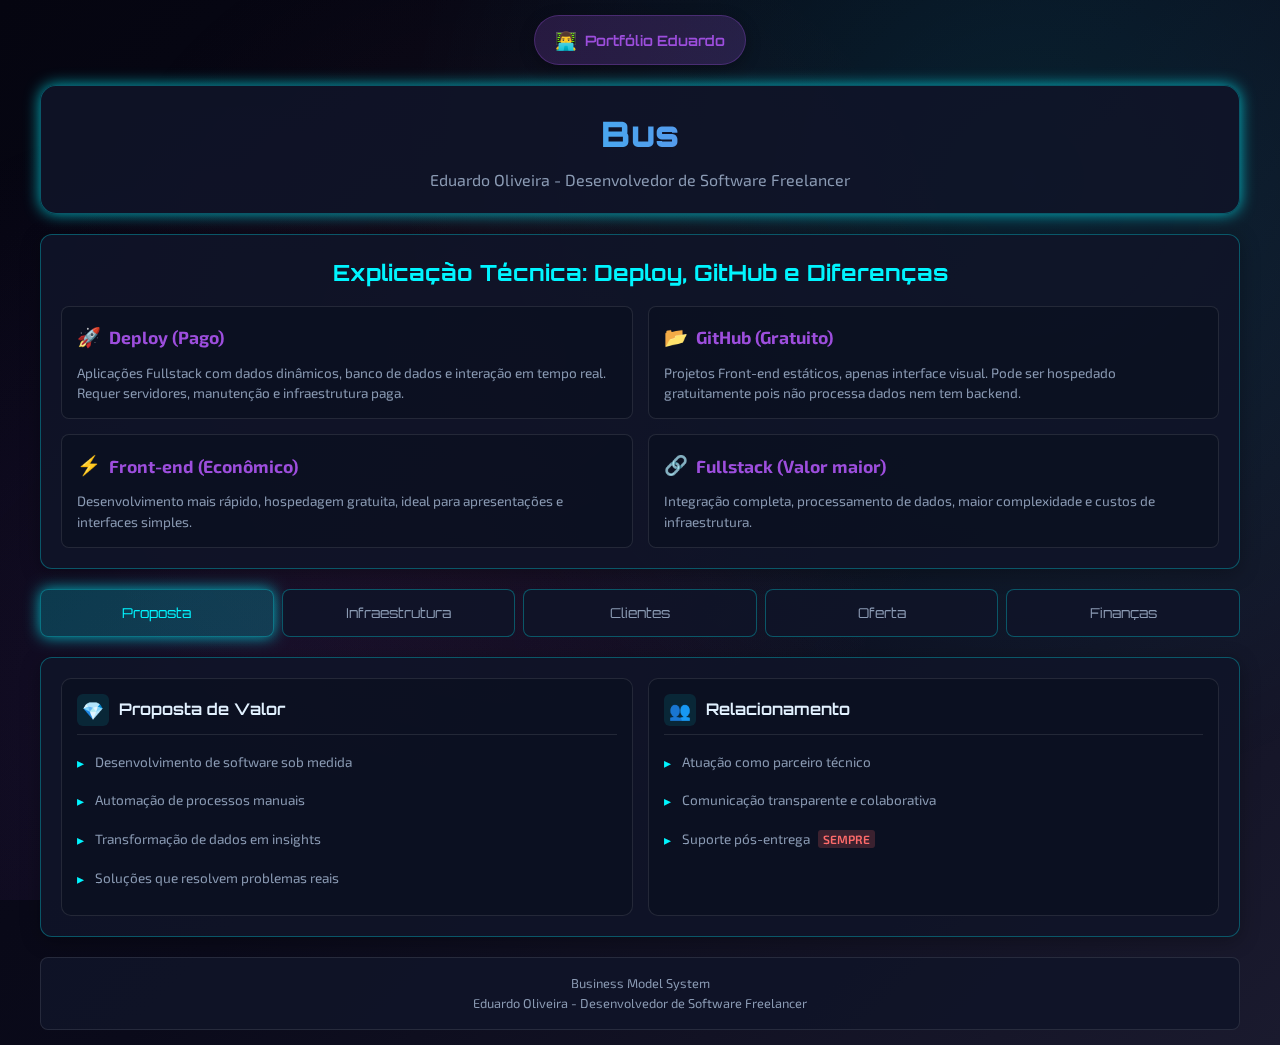
<file: index.html>
<!DOCTYPE html>
<html lang="pt-BR">
<head>
    <meta charset="UTF-8">
    <meta name="viewport" content="width=device-width, initial-scale=1.0">
    <title>Business Model Canvas - Eduardo Oliveira</title>
    <link rel="preconnect" href="https://fonts.googleapis.com">
    <link rel="preconnect" href="https://fonts.gstatic.com" crossorigin>
    <link href="https://fonts.googleapis.com/css2?family=Orbitron:wght@400;500;700;900&family=Exo+2:wght@300;400;500;600;700&display=swap" rel="stylesheet">
    <link rel="stylesheet" type="text/css" href="./download/static/css/styleIndex.css">
    <link rel="icon" href="./img/icons8-business-96.png" type="image/x-icon">
</head>
<body>
    <div class="container">
        <!-- Botões de Navegação -->
        <div class="header-nav">
            <a href="./home.html" class="nav-button portfolio">
                <span>👨‍💻</span> Portfólio Eduardo
            </a>
        </div>

        <header>
            <h1>Business Model</h1>
            <p class="subtitle">Eduardo Oliveira - Desenvolvedor de Software Freelancer</p>
        </header>
        
        <!-- Explicação Técnica (Sempre Visível) -->
        <div class="tech-explanation">
            <h2 class="tech-title">Explicação Técnica: Deploy, GitHub e Diferenças</h2>
            <div class="tech-grid">
                <div class="tech-card">
                    <h3><span>🚀</span> Deploy (Pago)</h3>
                    <p>Aplicações Fullstack com dados dinâmicos, banco de dados e interação em tempo real. Requer servidores, manutenção e infraestrutura paga.</p>
                </div>
                <div class="tech-card">
                    <h3><span>📂</span> GitHub (Gratuito)</h3>
                    <p>Projetos Front-end estáticos, apenas interface visual. Pode ser hospedado gratuitamente pois não processa dados nem tem backend.</p>
                </div>
                <div class="tech-card">
                    <h3><span>⚡</span> Front-end (Econômico)</h3>
                    <p>Desenvolvimento mais rápido, hospedagem gratuita, ideal para apresentações e interfaces simples.</p>
                </div>
                <div class="tech-card">
                    <h3><span>🔗</span> Fullstack (Valor maior)</h3>
                    <p>Integração completa, processamento de dados, maior complexidade e custos de infraestrutura.</p>
                </div>
            </div>
        </div>
        
        <!-- Navegação por Categorias -->
        <div class="categories-nav">
            <div class="category-btn active" data-category="proposta">Proposta</div>
            <div class="category-btn" data-category="infraestrutura">Infraestrutura</div>
            <div class="category-btn" data-category="clientes">Clientes</div>
            <div class="category-btn" data-category="oferta">Oferta</div>
            <div class="category-btn" data-category="financas">Finanças</div>
        </div>
        
        <!-- Conteúdo das Categorias -->
        
        <!-- PROPOSTA DE VALOR -->
        <div class="category-content active" id="proposta">
            <div class="content-grid">
                <div class="content-card">
                    <div class="card-header">
                        <div class="card-icon">💎</div>
                        <h3 class="card-title">Proposta de Valor</h3>
                    </div>
                    <div class="card-content">
                        <ul>
                            <li>Desenvolvimento de software sob medida</li>
                            <li>Automação de processos manuais</li>
                            <li>Transformação de dados em insights</li>
                            <li>Soluções que resolvem problemas reais</li>
                        </ul>
                    </div>
                </div>
                
                <div class="content-card">
                    <div class="card-header">
                        <div class="card-icon">👥</div>
                        <h3 class="card-title">Relacionamento</h3>
                    </div>
                    <div class="card-content">
                        <ul>
                            <li>Atuação como parceiro técnico</li>
                            <li>Comunicação transparente e colaborativa</li>
                            <li>Suporte pós-entrega <span class="highlight">SEMPRE</span></li>
                        </ul>
                    </div>
                </div>
            </div>
        </div>
        
        <!-- INFRAESTRUTURA -->
        <div class="category-content" id="infraestrutura">
            <div class="content-grid three-columns">
                <div class="content-card">
                    <div class="card-header">
                        <div class="card-icon">⚙️</div>
                        <h3 class="card-title">Atividades-Chave</h3>
                    </div>
                    <div class="card-content">
                        <ul>
                            <li>Levantamento de requisitos</li>
                            <li>Desenvolvimento Fullstack/Front-End</li>
                            <li>Gestão de projetos e prazos</li>
                            <li>Testes e garantia de qualidade</li>
                            <li>Implantação (Deploy) <span class="highlight">PAGO</span></li>
                        </ul>
                    </div>
                </div>
                
                <div class="content-card">
                    <div class="card-header">
                        <div class="card-icon">🔑</div>
                        <h3 class="card-title">Recursos-Chave</h3>
                    </div>
                    <div class="card-content">
                        <ul>
                            <li>Experiência de 4 anos</li>
                            <li>Conhecimento técnico (Python, Django, JS)</li>
                            <li>Portfólio de projetos reais</li>
                        </ul>
                    </div>
                </div>
                
                <div class="content-card">
                    <div class="card-header">
                        <div class="card-icon">🤝</div>
                        <h3 class="card-title">Parcerias-Chave</h3>
                    </div>
                    <div class="card-content">
                        <ul>
                            <li>Designers UI/UX</li>
                            <li>Consultores de negócios</li>
                        </ul>
                        <div class="special-note">
                            <p><strong>Consultores como Product Owners:</strong> Atuam como ponte entre cliente e desenvolvedor, traduzindo necessidades de negócio em requisitos técnicos.</p>
                        </div>
                    </div>
                </div>
                
                <div class="content-card full-width">
                    <div class="card-header">
                        <div class="card-icon">🔄</div>
                        <h3 class="card-title">Fluxo de Comunicação com Consultores</h3>
                    </div>
                    <div class="card-content">
                        <ul>
                            <li><strong>Cliente</strong> → Expressa necessidade de negócio</li>
                            <li><strong>Consultor (Product Owner)</strong> → Traduz para requisitos técnicos</li>
                            <li><strong>Desenvolvedor Técnico</strong> → Implementa a solução</li>
                            <li><strong>Consultor</strong> → Valida e entrega para o cliente</li>
                        </ul>
                        <div class="special-note">
                            <p>Os consultores atuam como facilitadores, garantindo que a comunicação entre áreas de negócio e técnica seja eficiente e sem ruídos.</p>
                        </div>
                    </div>
                </div>
            </div>
        </div>
        
        <!-- CLIENTES -->
        <div class="category-content" id="clientes">
            <div class="content-grid">
                <div class="content-card">
                    <div class="card-header">
                        <div class="card-icon">🎯</div>
                        <h3 class="card-title">Segmentos de Clientes</h3>
                    </div>
                    <div class="card-content">
                        <ul>
                            <li>Pequenas e Médias Empresas (PMEs)</li>
                            <li>Startups e empreendedores</li>
                            <li>Empresas com processos manuais</li>
                            <li>Negócios com gestão complexa <span class="highlight">SOB NEGOCIAÇÃO</span></li>
                        </ul>
                    </div>
                </div>
                
                <div class="content-card">
                    <div class="card-header">
                        <div class="card-icon">📡</div>
                        <h3 class="card-title">Canais</h3>
                    </div>
                    <div class="card-content">
                        <ul>
                            <li>Portfólio online (GitHub <span class="highlight">FREE</span> / Deploy <span class="highlight">PAGO</span>)</li>
                            <li>LinkedIn</li>
                            <li>Indicações de clientes</li>
                            <li>Parcerias com consultores</li>
                        </ul>
                    </div>
                </div>
            </div>
        </div>
        
        <!-- OFERTA -->
        <div class="category-content" id="oferta">
            <div class="content-grid">
                <div class="content-card">
                    <div class="card-header">
                        <div class="card-icon">💼</div>
                        <h3 class="card-title">Serviços Oferecidos</h3>
                    </div>
                    <div class="card-content">
                        <ul>
                            <li>Desenvolvimento Fullstack</li>
                            <li>Desenvolvimento Front-end</li>
                            <li>Consultoria técnica</li>
                            <li>Automação de processos</li>
                            <li>Reuniões preparativas</li>
                            <li>Integração com consultores de negócio</li>
                        </ul>
                    </div>
                </div>
                
                <div class="content-card">
                    <div class="card-header">
                        <div class="card-icon">⚡</div>
                        <h3 class="card-title">Diferenciais</h3>
                    </div>
                    <div class="card-content">
                        <ul>
                            <li>Comunicação transparente</li>
                            <li>Suporte contínuo</li>
                            <li>Flexibilidade de pagamento</li>
                            <li>Soluções personalizadas</li>
                            <li>Parceria com especialistas em negócio</li>
                        </ul>
                    </div>
                </div>
            </div>
        </div>
        
        <!-- FINANÇAS -->
        <div class="category-content" id="financas">
            <div class="content-grid">
                <div class="content-card">
                    <div class="card-header">
                        <div class="card-icon">💰</div>
                        <h3 class="card-title">Estrutura de Custos</h3>
                    </div>
                    <div class="card-content">
                        <ul>
                            <li>Tempo/Complexidade da solução</li>
                            <li>Hospedagem e infraestrutura</li>
                            <li>Impostos (MEI)</li>
                            <li>Parcerias com consultores</li>
                        </ul>
                    </div>
                </div>
                
                <div class="content-card">
                    <div class="card-header">
                        <div class="card-icon">💵</div>
                        <h3 class="card-title">Fontes de Receita</h3>
                    </div>
                    <div class="card-content">
                        <ul>
                            <li>Projeto fechado <span class="highlight">(3x SEM JUROS)</span></li>
                            <li>Projetos flexíveis</li>
                            <li>Contratos mensais</li>
                            <li>Reuniões preparativas</li>
                            <li>Projetos via consultores parceiros</li>
                        </ul>
                    </div>
                </div>
            </div>
        </div>
        
        <footer>
            <p>Business Model System <br> Eduardo Oliveira - Desenvolvedor de Software Freelancer</p>
        </footer>
    </div>
    <script src="./download/static/js/scriptIndex.js" defer></script>
 
</body>
</html>
</file>
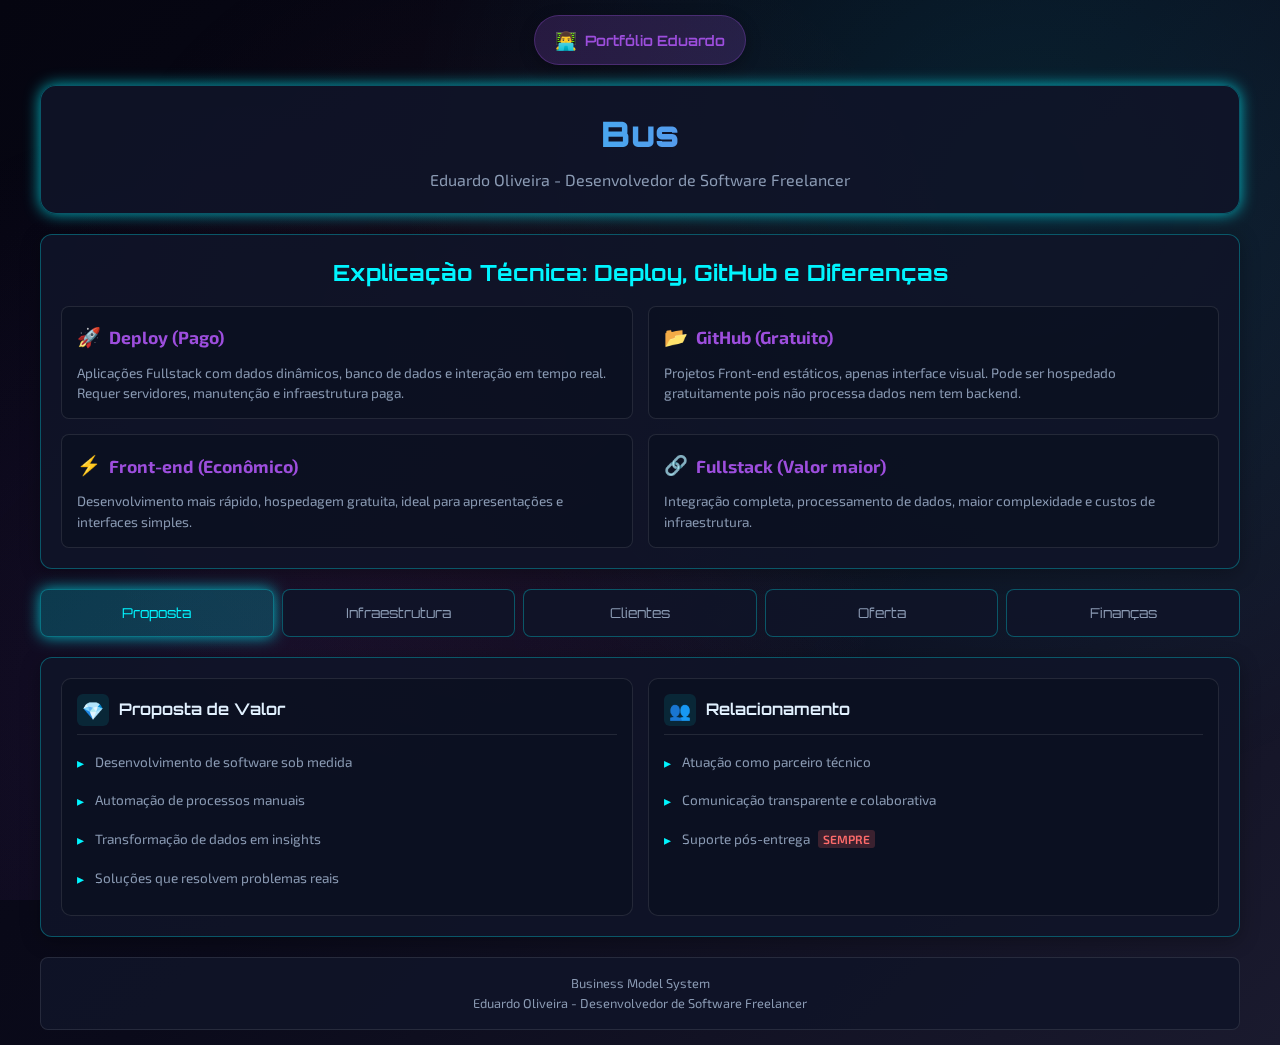
<file: business/index.html>
<!DOCTYPE html>
<html lang="pt-BR">
<head>
    <meta charset="UTF-8">
    <meta name="viewport" content="width=device-width, initial-scale=1.0">
    <title>Business Model Canvas - Eduardo Oliveira</title>
    <link rel="preconnect" href="https://fonts.googleapis.com">
    <link rel="preconnect" href="https://fonts.gstatic.com" crossorigin>
    <link href="https://fonts.googleapis.com/css2?family=Orbitron:wght@400;500;700;900&family=Exo+2:wght@300;400;500;600;700&display=swap" rel="stylesheet">
    <link rel="stylesheet" type="text/css" href="./download/static/css/styleIndex.css">

</head>
<body>
    <div class="container">
        <!-- Botões de Navegação -->
        <div class="header-nav">
            <a href="./home.html" class="nav-button portfolio">
                <span>👨‍💻</span> Portfólio Eduardo
            </a>
        </div>

        <header>
            <h1>Business Model</h1>
            <p class="subtitle">Eduardo Oliveira - Desenvolvedor de Software Freelancer</p>
        </header>
        
        <!-- Explicação Técnica (Sempre Visível) -->
        <div class="tech-explanation">
            <h2 class="tech-title">Explicação Técnica: Deploy, GitHub e Diferenças</h2>
            <div class="tech-grid">
                <div class="tech-card">
                    <h3><span>🚀</span> Deploy (Pago)</h3>
                    <p>Aplicações Fullstack com dados dinâmicos, banco de dados e interação em tempo real. Requer servidores, manutenção e infraestrutura paga.</p>
                </div>
                <div class="tech-card">
                    <h3><span>📂</span> GitHub (Gratuito)</h3>
                    <p>Projetos Front-end estáticos, apenas interface visual. Pode ser hospedado gratuitamente pois não processa dados nem tem backend.</p>
                </div>
                <div class="tech-card">
                    <h3><span>⚡</span> Front-end (Econômico)</h3>
                    <p>Desenvolvimento mais rápido, hospedagem gratuita, ideal para apresentações e interfaces simples.</p>
                </div>
                <div class="tech-card">
                    <h3><span>🔗</span> Fullstack (Valor maior)</h3>
                    <p>Integração completa, processamento de dados, maior complexidade e custos de infraestrutura.</p>
                </div>
            </div>
        </div>
        
        <!-- Navegação por Categorias -->
        <div class="categories-nav">
            <div class="category-btn active" data-category="proposta">Proposta</div>
            <div class="category-btn" data-category="infraestrutura">Infraestrutura</div>
            <div class="category-btn" data-category="clientes">Clientes</div>
            <div class="category-btn" data-category="oferta">Oferta</div>
            <div class="category-btn" data-category="financas">Finanças</div>
        </div>
        
        <!-- Conteúdo das Categorias -->
        
        <!-- PROPOSTA DE VALOR -->
        <div class="category-content active" id="proposta">
            <div class="content-grid">
                <div class="content-card">
                    <div class="card-header">
                        <div class="card-icon">💎</div>
                        <h3 class="card-title">Proposta de Valor</h3>
                    </div>
                    <div class="card-content">
                        <ul>
                            <li>Desenvolvimento de software sob medida</li>
                            <li>Automação de processos manuais</li>
                            <li>Transformação de dados em insights</li>
                            <li>Soluções que resolvem problemas reais</li>
                        </ul>
                    </div>
                </div>
                
                <div class="content-card">
                    <div class="card-header">
                        <div class="card-icon">👥</div>
                        <h3 class="card-title">Relacionamento</h3>
                    </div>
                    <div class="card-content">
                        <ul>
                            <li>Atuação como parceiro técnico</li>
                            <li>Comunicação transparente e colaborativa</li>
                            <li>Suporte pós-entrega <span class="highlight">SEMPRE</span></li>
                        </ul>
                    </div>
                </div>
            </div>
        </div>
        
        <!-- INFRAESTRUTURA -->
        <div class="category-content" id="infraestrutura">
            <div class="content-grid three-columns">
                <div class="content-card">
                    <div class="card-header">
                        <div class="card-icon">⚙️</div>
                        <h3 class="card-title">Atividades-Chave</h3>
                    </div>
                    <div class="card-content">
                        <ul>
                            <li>Levantamento de requisitos</li>
                            <li>Desenvolvimento Fullstack/Front-End</li>
                            <li>Gestão de projetos e prazos</li>
                            <li>Testes e garantia de qualidade</li>
                            <li>Implantação (Deploy) <span class="highlight">PAGO</span></li>
                        </ul>
                    </div>
                </div>
                
                <div class="content-card">
                    <div class="card-header">
                        <div class="card-icon">🔑</div>
                        <h3 class="card-title">Recursos-Chave</h3>
                    </div>
                    <div class="card-content">
                        <ul>
                            <li>Experiência de 4 anos</li>
                            <li>Conhecimento técnico (Python, Django, JS)</li>
                            <li>Portfólio de projetos reais</li>
                        </ul>
                    </div>
                </div>
                
                <div class="content-card">
                    <div class="card-header">
                        <div class="card-icon">🤝</div>
                        <h3 class="card-title">Parcerias-Chave</h3>
                    </div>
                    <div class="card-content">
                        <ul>
                            <li>Designers UI/UX</li>
                            <li>Consultores de negócios</li>
                        </ul>
                        <div class="special-note">
                            <p><strong>Consultores como Product Owners:</strong> Atuam como ponte entre cliente e desenvolvedor, traduzindo necessidades de negócio em requisitos técnicos.</p>
                        </div>
                    </div>
                </div>
                
                <div class="content-card full-width">
                    <div class="card-header">
                        <div class="card-icon">🔄</div>
                        <h3 class="card-title">Fluxo de Comunicação com Consultores</h3>
                    </div>
                    <div class="card-content">
                        <ul>
                            <li><strong>Cliente</strong> → Expressa necessidade de negócio</li>
                            <li><strong>Consultor (Product Owner)</strong> → Traduz para requisitos técnicos</li>
                            <li><strong>Desenvolvedor Técnico</strong> → Implementa a solução</li>
                            <li><strong>Consultor</strong> → Valida e entrega para o cliente</li>
                        </ul>
                        <div class="special-note">
                            <p>Os consultores atuam como facilitadores, garantindo que a comunicação entre áreas de negócio e técnica seja eficiente e sem ruídos.</p>
                        </div>
                    </div>
                </div>
            </div>
        </div>
        
        <!-- CLIENTES -->
        <div class="category-content" id="clientes">
            <div class="content-grid">
                <div class="content-card">
                    <div class="card-header">
                        <div class="card-icon">🎯</div>
                        <h3 class="card-title">Segmentos de Clientes</h3>
                    </div>
                    <div class="card-content">
                        <ul>
                            <li>Pequenas e Médias Empresas (PMEs)</li>
                            <li>Startups e empreendedores</li>
                            <li>Empresas com processos manuais</li>
                            <li>Negócios com gestão complexa <span class="highlight">SOB NEGOCIAÇÃO</span></li>
                        </ul>
                    </div>
                </div>
                
                <div class="content-card">
                    <div class="card-header">
                        <div class="card-icon">📡</div>
                        <h3 class="card-title">Canais</h3>
                    </div>
                    <div class="card-content">
                        <ul>
                            <li>Portfólio online (GitHub <span class="highlight">FREE</span> / Deploy <span class="highlight">PAGO</span>)</li>
                            <li>LinkedIn</li>
                            <li>Indicações de clientes</li>
                            <li>Parcerias com consultores</li>
                        </ul>
                    </div>
                </div>
            </div>
        </div>
        
        <!-- OFERTA -->
        <div class="category-content" id="oferta">
            <div class="content-grid">
                <div class="content-card">
                    <div class="card-header">
                        <div class="card-icon">💼</div>
                        <h3 class="card-title">Serviços Oferecidos</h3>
                    </div>
                    <div class="card-content">
                        <ul>
                            <li>Desenvolvimento Fullstack</li>
                            <li>Desenvolvimento Front-end</li>
                            <li>Consultoria técnica</li>
                            <li>Automação de processos</li>
                            <li>Reuniões preparativas</li>
                            <li>Integração com consultores de negócio</li>
                        </ul>
                    </div>
                </div>
                
                <div class="content-card">
                    <div class="card-header">
                        <div class="card-icon">⚡</div>
                        <h3 class="card-title">Diferenciais</h3>
                    </div>
                    <div class="card-content">
                        <ul>
                            <li>Comunicação transparente</li>
                            <li>Suporte contínuo</li>
                            <li>Flexibilidade de pagamento</li>
                            <li>Soluções personalizadas</li>
                            <li>Parceria com especialistas em negócio</li>
                        </ul>
                    </div>
                </div>
            </div>
        </div>
        
        <!-- FINANÇAS -->
        <div class="category-content" id="financas">
            <div class="content-grid">
                <div class="content-card">
                    <div class="card-header">
                        <div class="card-icon">💰</div>
                        <h3 class="card-title">Estrutura de Custos</h3>
                    </div>
                    <div class="card-content">
                        <ul>
                            <li>Tempo/Complexidade da solução</li>
                            <li>Hospedagem e infraestrutura</li>
                            <li>Impostos (MEI)</li>
                            <li>Parcerias com consultores</li>
                        </ul>
                    </div>
                </div>
                
                <div class="content-card">
                    <div class="card-header">
                        <div class="card-icon">💵</div>
                        <h3 class="card-title">Fontes de Receita</h3>
                    </div>
                    <div class="card-content">
                        <ul>
                            <li>Projeto fechado <span class="highlight">(3x SEM JUROS)</span></li>
                            <li>Projetos flexíveis</li>
                            <li>Contratos mensais</li>
                            <li>Reuniões preparativas</li>
                            <li>Projetos via consultores parceiros</li>
                        </ul>
                    </div>
                </div>
            </div>
        </div>
        
        <footer>
            <p>Business Model System <br> Eduardo Oliveira - Desenvolvedor de Software Freelancer</p>
        </footer>
    </div>
    <script src="./download/static/js/scriptIndex.js" defer></script>
 
</body>
</html>
</file>
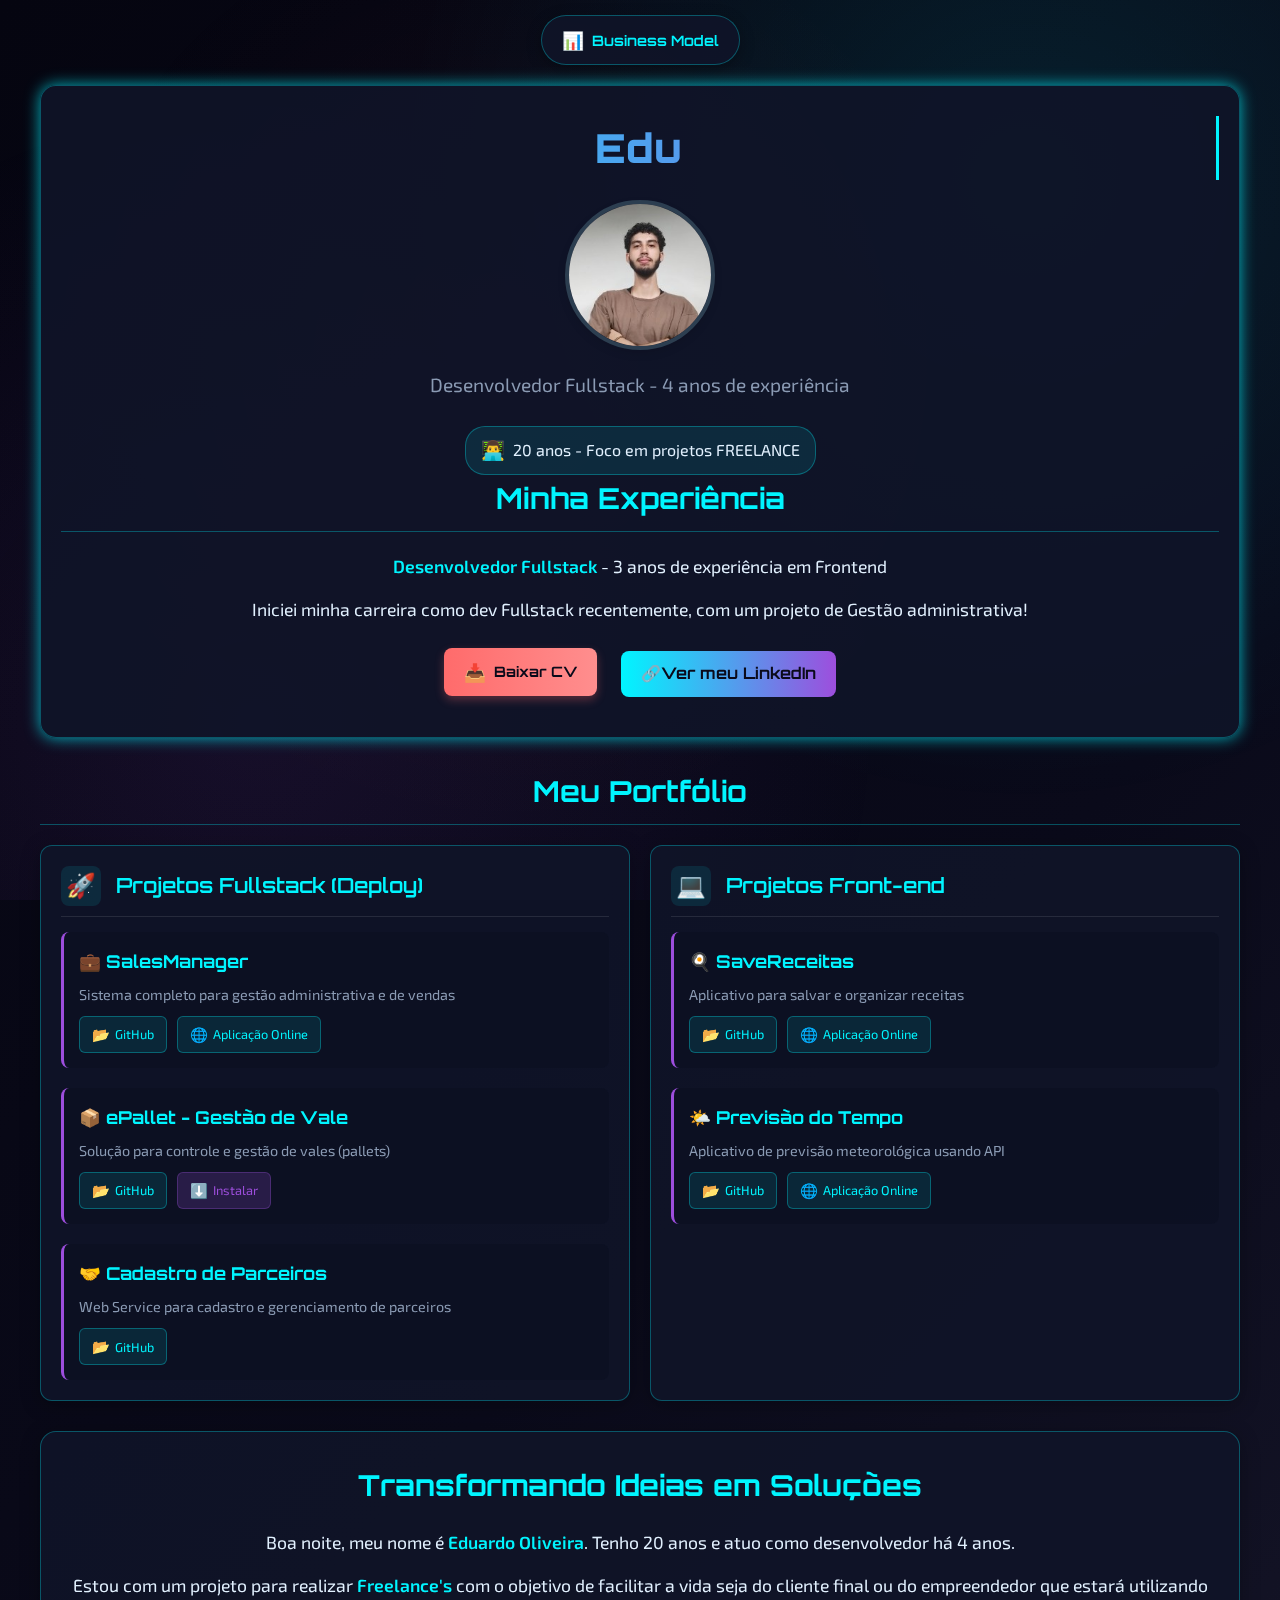
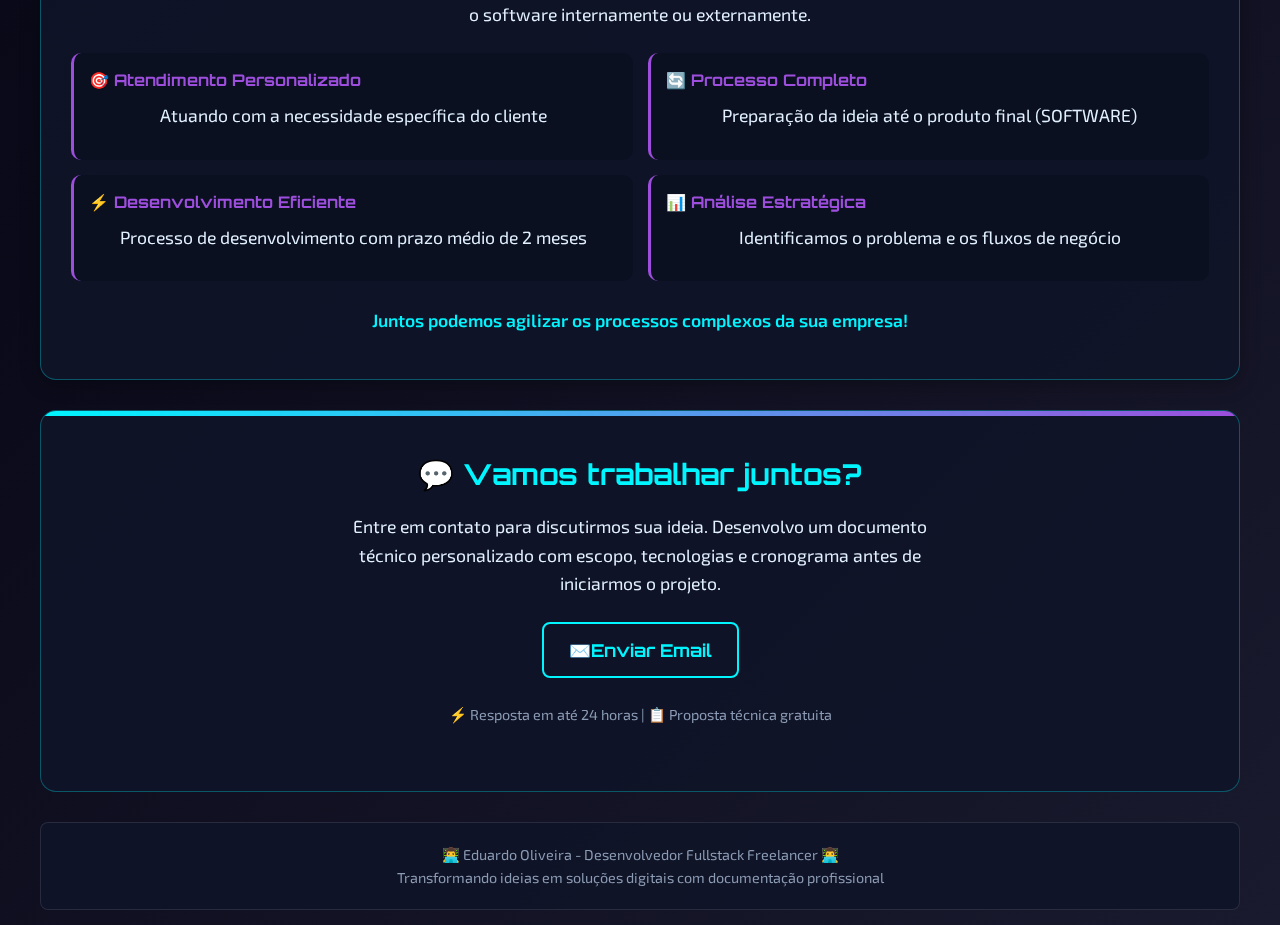
<file: home.html>
<!DOCTYPE html>
<html lang="pt-BR">

<head>
    <meta charset="UTF-8">
    <meta name="viewport" content="width=device-width, initial-scale=1.0">
    <title>Eduardo Oliveira - Desenvolvedor Fullstack</title>
    <link rel="preconnect" href="https://fonts.googleapis.com">
    <link rel="preconnect" href="https://fonts.gstatic.com" crossorigin>
    <link
        href="https://fonts.googleapis.com/css2?family=Orbitron:wght@400;500;700;900&family=Exo+2:wght@300;400;500;600;700&display=swap"
        rel="stylesheet">
    <link rel="stylesheet" type="text/css" href="./download/static/css/style.css">
    <link rel="icon" href="./img/icons8-business-96.png" type="image/x-icon">
</head>

<body>
    <div class="container">
        <!-- Botões de Navegação -->
        <div class="header-nav">
            <a href="./index.html" class="nav-button">
                <span>📊</span> Business Model
            </a>
        </div>

        <header>
            <style>
                .profile-photo-container {
                    width: 150px;
                    height: 150px;
                    margin: 20px auto;
                    border-radius: 50%;
                    overflow: hidden;
                    border: 4px solid #2c3e50;
                    box-shadow: 0 4px 8px rgba(0, 0, 0, 0.1);
                }

                .profile-photo {
                    width: 100%;
                    height: 100%;
                    object-fit: cover;
                }
            </style>
            <h1 class="typing-effect">Eduardo Oliveira</h1>
            <div class="profile-photo-container">
                <img src="./img/edu.jpeg" alt="Eduardo Oliveira" class="profile-photo">
            </div>
            <p class="subtitle">Desenvolvedor Fullstack - 4 anos de experiência</p>
            <div class="profile-badge">
                <span>👨‍💻</span> 20 anos - Foco em projetos FREELANCE
            </div>


            <!-- Experiência logo após o cabeçalho -->

            <div class="experience-content">
                <h2 class="section-title">Minha Experiência</h2>
                <p><span class="highlight-text">Desenvolvedor Fullstack</span> - 3 anos de experiência em Frontend
                </p>
                <p>Iniciei minha carreira como dev Fullstack recentemente, com um projeto de Gestão administrativa!
                </p>
                <a href="./download/CV_Edu 2026.pdf" download="CV_Eduardo_Oliveira.pdf" class="cv-download">
                    <span>📥</span> Baixar CV
                </a>
                <a href="https://www.linkedin.com/in/eduloliveira/" target="_blank" class="linkedin-link">
                    <span>🔗</span> Ver meu LinkedIn
                </a>
            </div>
        </header>

        <!-- Seção de Portfólio -->
        <div class="portfolio-section">
            <h2 class="section-title">Meu Portfólio</h2>

            <div class="portfolio-grid">
                <!-- Projetos Fullstack -->
                <div class="portfolio-category">
                    <div class="category-header">
                        <div class="category-icon">🚀</div>
                        <h3 class="category-title">Projetos Fullstack (Deploy)</h3>
                    </div>

                    <div class="project-item">
                        <h4>💼 SalesManager</h4>
                        <p>Sistema completo para gestão administrativa e de vendas</p>
                        <div class="project-links">
                            <a href="https://github.com/EduLoliveira/SalasManager" target="_blank" class="project-link">
                                <span>📂</span> GitHub
                            </a>
                            <a href="https://salasmanager.onrender.com/" target="_blank" class="project-link">
                                <span>🌐</span> Aplicação Online
                            </a>
                        </div>
                    </div>

                    <div class="project-item">
                        <h4>📦 ePallet - Gestão de Vale</h4>
                        <p>Solução para controle e gestão de vales (pallets)</p>
                        <div class="project-links">
                            <a href="https://github.com/EduLoliveira/pallet_controll" target="_blank"
                                class="project-link">
                                <span>📂</span> GitHub
                            </a>
                            <a href="./download/Pallet_Distribution_venv.zip" class="project-link install" download>
                                <span>⬇️</span> Instalar
                            </a>
                        </div>
                    </div>

                    <div class="project-item">
                        <h4>🤝 Cadastro de Parceiros</h4>
                        <p>Web Service para cadastro e gerenciamento de parceiros</p>
                        <div class="project-links">
                            <a href="https://github.com/EduLoliveira/WebServices-Django" target="_blank"
                                class="project-link">
                                <span>📂</span> GitHub
                            </a>
                        </div>
                    </div>
                </div>

                <!-- Projetos Front-end -->
                <div class="portfolio-category">
                    <div class="category-header">
                        <div class="category-icon">💻</div>
                        <h3 class="category-title">Projetos Front-end</h3>
                    </div>

                    <div class="project-item">
                        <h4>🍳 SaveReceitas</h4>
                        <p>Aplicativo para salvar e organizar receitas</p>
                        <div class="project-links">
                            <a href="https://github.com/EduLoliveira/AppSaveReceitas" target="_blank"
                                class="project-link">
                                <span>📂</span> GitHub
                            </a>
                            <a href="https://eduloliveira.github.io/AppSaveReceitas/" target="_blank"
                                class="project-link">
                                <span>🌐</span> Aplicação Online
                            </a>
                        </div>
                    </div>

                    <div class="project-item">
                        <h4>🌤️ Previsão do Tempo</h4>
                        <p>Aplicativo de previsão meteorológica usando API</p>
                        <div class="project-links">
                            <a href="https://github.com/EduLoliveira/WeatherApp-API-" target="_blank"
                                class="project-link">
                                <span>📂</span> GitHub
                            </a>
                            <a href="https://eduloliveira.github.io/WeatherApp-API-/" target="_blank"
                                class="project-link">
                                <span>🌐</span> Aplicação Online
                            </a>
                        </div>
                    </div>
                </div>
            </div>
        </div>

        <!-- Seção de Apresentação -->
        <div class="presentation">
            <h2>Transformando Ideias em Soluções</h2>
            <p>Boa noite, meu nome é <span class="highlight-text">Eduardo Oliveira</span>. Tenho 20 anos e atuo como
                desenvolvedor há 4 anos.</p>
            <p>Estou com um projeto para realizar <span class="highlight-text">Freelance's</span> com o objetivo de
                facilitar a vida seja do cliente final ou do empreendedor que estará utilizando o software internamente
                ou externamente.</p>

            <div class="vantagens">
                <div class="vantagem-item">
                    <h4>🎯 Atendimento Personalizado</h4>
                    <p>Atuando com a necessidade específica do cliente</p>
                </div>
                <div class="vantagem-item">
                    <h4>🔄 Processo Completo</h4>
                    <p>Preparação da ideia até o produto final (SOFTWARE)</p>
                </div>
                <div class="vantagem-item">
                    <h4>⚡ Desenvolvimento Eficiente</h4>
                    <p>Processo de desenvolvimento com prazo médio de 2 meses</p>
                </div>
                <div class="vantagem-item">
                    <h4>📊 Análise Estratégica</h4>
                    <p>Identificamos o problema e os fluxos de negócio</p>
                </div>
            </div>

            <p><span class="highlight-text">Juntos podemos agilizar os processos complexos da sua empresa!</span></p>
        </div>


        <!-- Contato Melhorado -->
        <div class="contact-section">
            <h3>💬 Vamos trabalhar juntos?</h3>
            <p>Entre em contato para discutirmos sua ideia. Desenvolvo um documento técnico personalizado com escopo,
                tecnologias e cronograma antes de iniciarmos o projeto.</p>

            <div class="contact-buttons">
                <a href="mailto:eduLoliveira.projetos@hotmail.com" class="contact-button outline">
                    <span>✉️</span> Enviar Email
                </a>
            </div>

            <p style="margin-top: 25px; font-size: 0.9rem; color: var(--gray);">
                ⚡ Resposta em até 24 horas | 📋 Proposta técnica gratuita
            </p>
        </div>

        <footer>
            <p>👨‍💻 Eduardo Oliveira - Desenvolvedor Fullstack Freelancer 👨‍💻 </p>
            <p>Transformando ideias em soluções digitais com documentação profissional</p>
        </footer>
    </div>
    <script src="./download/static/js/script.js" defer></script>
</body>

</html>
</file>
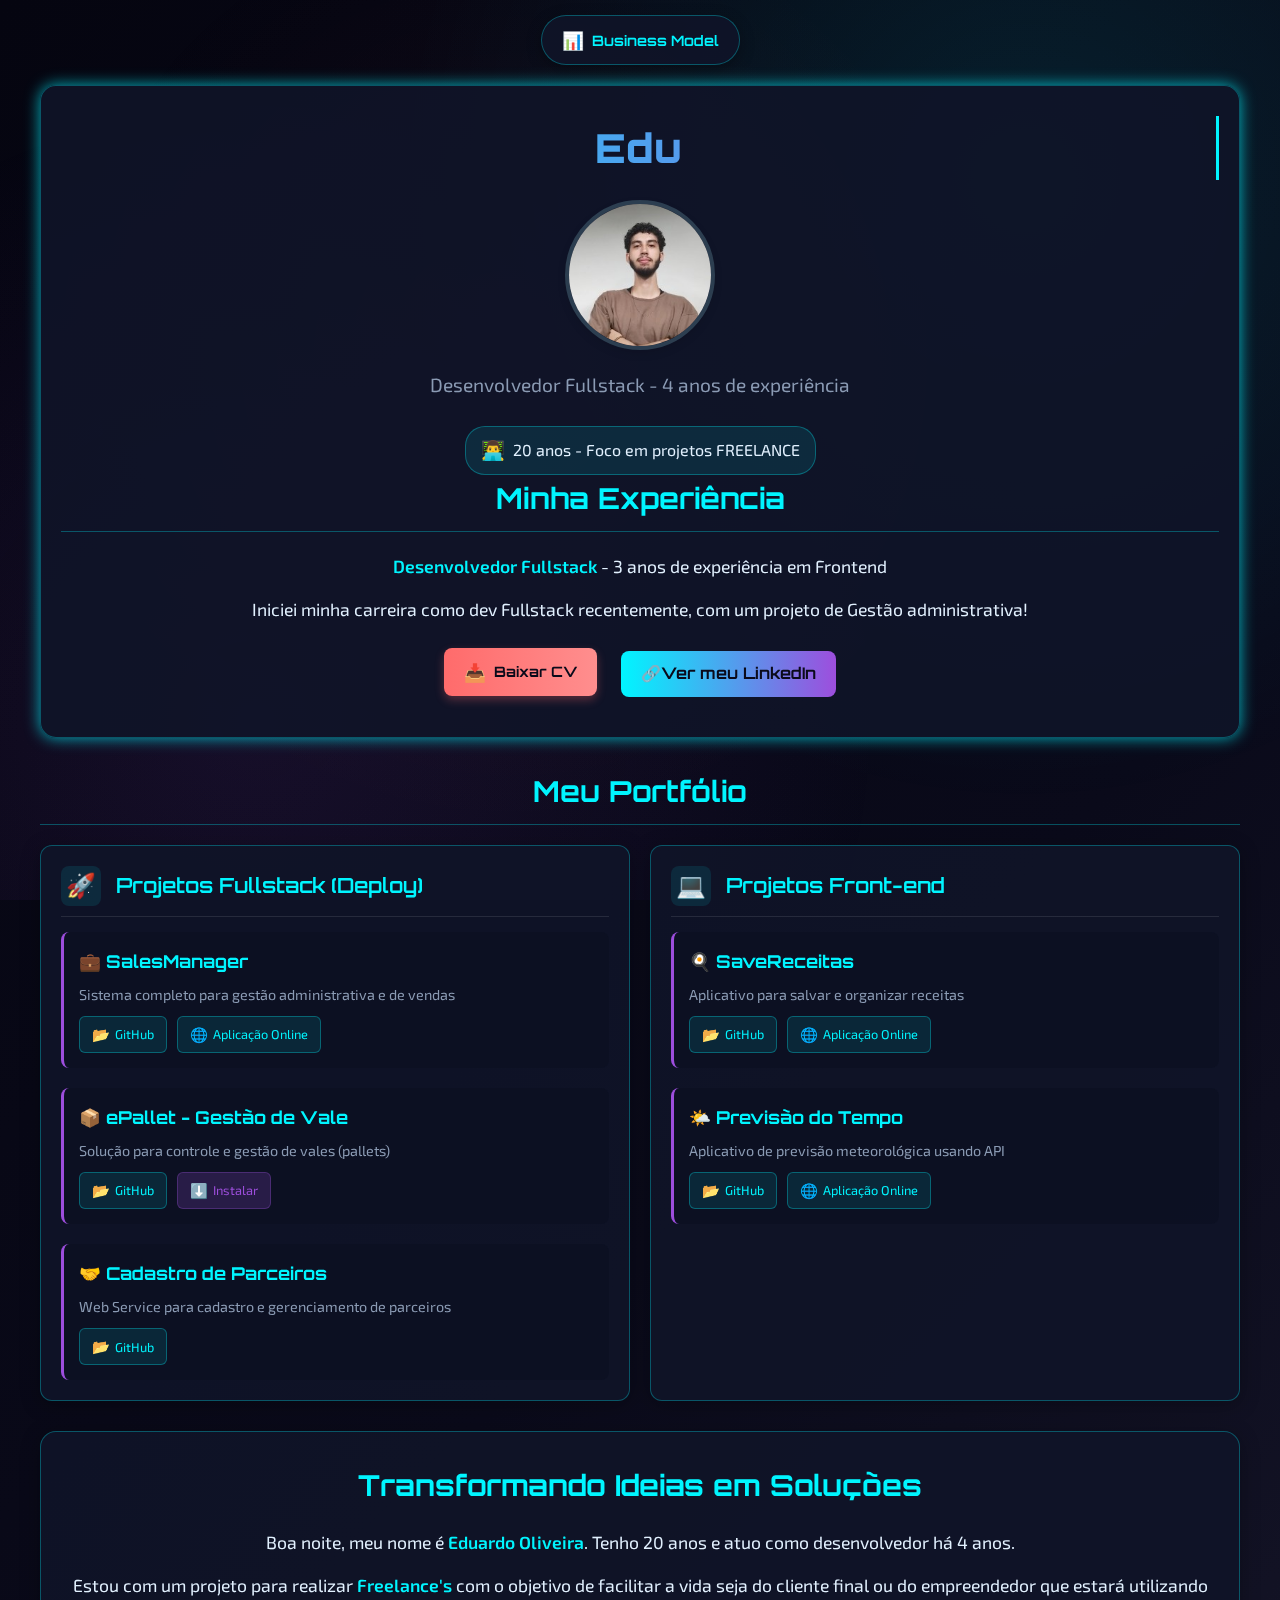
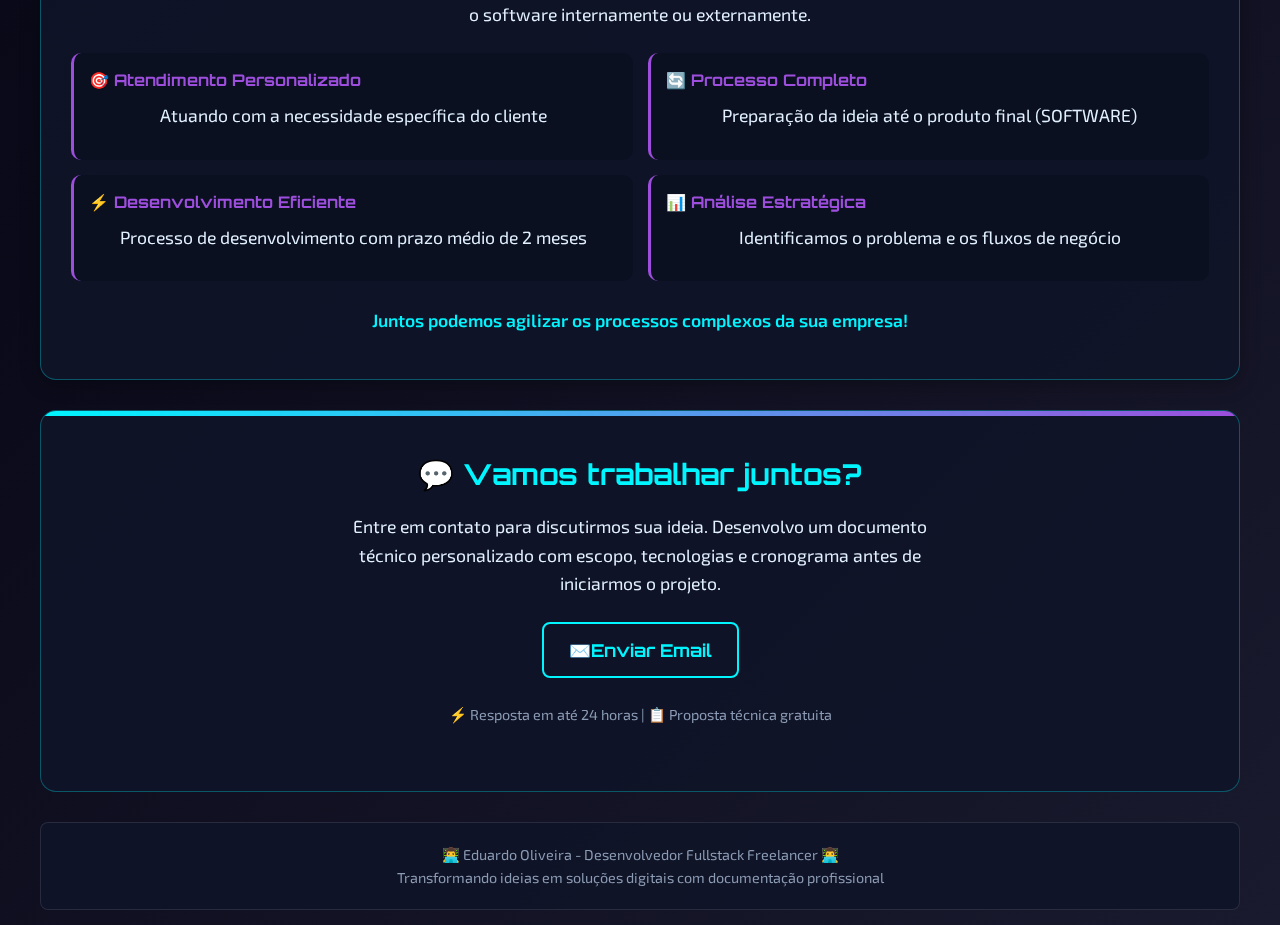
<file: business/home.html>
<!DOCTYPE html>
<html lang="pt-BR">

<head>
    <meta charset="UTF-8">
    <meta name="viewport" content="width=device-width, initial-scale=1.0">
    <title>Eduardo Oliveira - Desenvolvedor Fullstack</title>
    <link rel="preconnect" href="https://fonts.googleapis.com">
    <link rel="preconnect" href="https://fonts.gstatic.com" crossorigin>
    <link
        href="https://fonts.googleapis.com/css2?family=Orbitron:wght@400;500;700;900&family=Exo+2:wght@300;400;500;600;700&display=swap"
        rel="stylesheet">
    <link rel="stylesheet" type="text/css" href="./download/static/css/style.css">
</head>

<body>
    <div class="container">
        <!-- Botões de Navegação -->
        <div class="header-nav">
            <a href="./index.html" class="nav-button">
                <span>📊</span> Business Model
            </a>
        </div>

        <header>
            <style>
                .profile-photo-container {
                    width: 150px;
                    height: 150px;
                    margin: 20px auto;
                    border-radius: 50%;
                    overflow: hidden;
                    border: 4px solid #2c3e50;
                    box-shadow: 0 4px 8px rgba(0, 0, 0, 0.1);
                }

                .profile-photo {
                    width: 100%;
                    height: 100%;
                    object-fit: cover;
                }
            </style>
            <h1 class="typing-effect">Eduardo Oliveira</h1>
            <div class="profile-photo-container">
                <img src="./img/edu.jpeg" alt="Eduardo Oliveira" class="profile-photo">
            </div>
            <p class="subtitle">Desenvolvedor Fullstack - 4 anos de experiência</p>
            <div class="profile-badge">
                <span>👨‍💻</span> 20 anos - Foco em projetos FREELANCE
            </div>


            <!-- Experiência logo após o cabeçalho -->

            <div class="experience-content">
                <h2 class="section-title">Minha Experiência</h2>
                <p><span class="highlight-text">Desenvolvedor Fullstack</span> - 3 anos de experiência em Frontend
                </p>
                <p>Iniciei minha carreira como dev Fullstack recentemente, com um projeto de Gestão administrativa!
                </p>
                <a href="./download/CV_Edu 2026.pdf" download="CV_Eduardo_Oliveira.pdf" class="cv-download">
                    <span>📥</span> Baixar CV
                </a>
                <a href="https://www.linkedin.com/in/eduloliveira/" target="_blank" class="linkedin-link">
                    <span>🔗</span> Ver meu LinkedIn
                </a>
            </div>
        </header>

        <!-- Seção de Portfólio -->
        <div class="portfolio-section">
            <h2 class="section-title">Meu Portfólio</h2>

            <div class="portfolio-grid">
                <!-- Projetos Fullstack -->
                <div class="portfolio-category">
                    <div class="category-header">
                        <div class="category-icon">🚀</div>
                        <h3 class="category-title">Projetos Fullstack (Deploy)</h3>
                    </div>

                    <div class="project-item">
                        <h4>💼 SalesManager</h4>
                        <p>Sistema completo para gestão administrativa e de vendas</p>
                        <div class="project-links">
                            <a href="https://github.com/EduLoliveira/SalasManager" target="_blank" class="project-link">
                                <span>📂</span> GitHub
                            </a>
                            <a href="https://salasmanager.onrender.com/" target="_blank" class="project-link">
                                <span>🌐</span> Aplicação Online
                            </a>
                        </div>
                    </div>

                    <div class="project-item">
                        <h4>📦 ePallet - Gestão de Vale</h4>
                        <p>Solução para controle e gestão de vales (pallets)</p>
                        <div class="project-links">
                            <a href="https://github.com/EduLoliveira/pallet_controll" target="_blank"
                                class="project-link">
                                <span>📂</span> GitHub
                            </a>
                            <a href="./download/Pallet_Distribution_venv.zip" class="project-link install" download>
                                <span>⬇️</span> Instalar
                            </a>
                        </div>
                    </div>

                    <div class="project-item">
                        <h4>🤝 Cadastro de Parceiros</h4>
                        <p>Web Service para cadastro e gerenciamento de parceiros</p>
                        <div class="project-links">
                            <a href="https://github.com/EduLoliveira/WebServices-Django" target="_blank"
                                class="project-link">
                                <span>📂</span> GitHub
                            </a>
                        </div>
                    </div>
                </div>

                <!-- Projetos Front-end -->
                <div class="portfolio-category">
                    <div class="category-header">
                        <div class="category-icon">💻</div>
                        <h3 class="category-title">Projetos Front-end</h3>
                    </div>

                    <div class="project-item">
                        <h4>🍳 SaveReceitas</h4>
                        <p>Aplicativo para salvar e organizar receitas</p>
                        <div class="project-links">
                            <a href="https://github.com/EduLoliveira/AppSaveReceitas" target="_blank"
                                class="project-link">
                                <span>📂</span> GitHub
                            </a>
                            <a href="https://eduloliveira.github.io/AppSaveReceitas/" target="_blank"
                                class="project-link">
                                <span>🌐</span> Aplicação Online
                            </a>
                        </div>
                    </div>

                    <div class="project-item">
                        <h4>🌤️ Previsão do Tempo</h4>
                        <p>Aplicativo de previsão meteorológica usando API</p>
                        <div class="project-links">
                            <a href="https://github.com/EduLoliveira/WeatherApp-API-" target="_blank"
                                class="project-link">
                                <span>📂</span> GitHub
                            </a>
                            <a href="https://eduloliveira.github.io/WeatherApp-API-/" target="_blank"
                                class="project-link">
                                <span>🌐</span> Aplicação Online
                            </a>
                        </div>
                    </div>
                </div>
            </div>
        </div>

        <!-- Seção de Apresentação -->
        <div class="presentation">
            <h2>Transformando Ideias em Soluções</h2>
            <p>Boa noite, meu nome é <span class="highlight-text">Eduardo Oliveira</span>. Tenho 20 anos e atuo como
                desenvolvedor há 4 anos.</p>
            <p>Estou com um projeto para realizar <span class="highlight-text">Freelance's</span> com o objetivo de
                facilitar a vida seja do cliente final ou do empreendedor que estará utilizando o software internamente
                ou externamente.</p>

            <div class="vantagens">
                <div class="vantagem-item">
                    <h4>🎯 Atendimento Personalizado</h4>
                    <p>Atuando com a necessidade específica do cliente</p>
                </div>
                <div class="vantagem-item">
                    <h4>🔄 Processo Completo</h4>
                    <p>Preparação da ideia até o produto final (SOFTWARE)</p>
                </div>
                <div class="vantagem-item">
                    <h4>⚡ Desenvolvimento Eficiente</h4>
                    <p>Processo de desenvolvimento com prazo médio de 2 meses</p>
                </div>
                <div class="vantagem-item">
                    <h4>📊 Análise Estratégica</h4>
                    <p>Identificamos o problema e os fluxos de negócio</p>
                </div>
            </div>

            <p><span class="highlight-text">Juntos podemos agilizar os processos complexos da sua empresa!</span></p>
        </div>


        <!-- Contato Melhorado -->
        <div class="contact-section">
            <h3>💬 Vamos trabalhar juntos?</h3>
            <p>Entre em contato para discutirmos sua ideia. Desenvolvo um documento técnico personalizado com escopo,
                tecnologias e cronograma antes de iniciarmos o projeto.</p>

            <div class="contact-buttons">
                <a href="mailto:eduLoliveira.projetos@hotmail.com" class="contact-button outline">
                    <span>✉️</span> Enviar Email
                </a>
            </div>

            <p style="margin-top: 25px; font-size: 0.9rem; color: var(--gray);">
                ⚡ Resposta em até 24 horas | 📋 Proposta técnica gratuita
            </p>
        </div>

        <footer>
            <p>👨‍💻 Eduardo Oliveira - Desenvolvedor Fullstack Freelancer 👨‍💻 </p>
            <p>Transformando ideias em soluções digitais com documentação profissional</p>
        </footer>
    </div>
    <script src="./download/static/js/script.js" defer></script>
</body>

</html>
</file>
<file: download/static/css/styleIndex.css>
:root {
    --primary: #00f5ff;
    --primary-dark: #00a8cc;
    --secondary: #9d4edd;
    --accent: #ff6b6b;
    --dark: #0a0a1a;
    --darker: #050510;
    --light: #e2f1ff;
    --gray: #8b9bb4;
    --card-bg: rgba(16, 20, 40, 0.9);
    --glow: 0 0 15px rgba(0, 245, 255, 0.7);
}

* {
    margin: 0;
    padding: 0;
    box-sizing: border-box;
}

body {
    font-family: 'Exo 2', sans-serif;
    background: linear-gradient(135deg, var(--darker) 0%, var(--dark) 50%, #1a1a2e 100%);
    color: var(--light);
    line-height: 1.6;
    min-height: 100vh;
    padding: 15px;
    overflow-x: hidden;
}

body::before {
    content: '';
    position: fixed;
    top: 0;
    left: 0;
    width: 100%;
    height: 100%;
    background:
        radial-gradient(circle at 20% 80%, rgba(157, 78, 221, 0.1) 0%, transparent 50%),
        radial-gradient(circle at 80% 20%, rgba(0, 245, 255, 0.1) 0%, transparent 50%),
        radial-gradient(circle at 40% 40%, rgba(255, 107, 107, 0.05) 0%, transparent 50%);
    z-index: -1;
}

.container {
    max-width: 1200px;
    margin: 0 auto;
}

/* Botões de Navegação no Header */
.header-nav {
    display: flex;
    justify-content: center;
    gap: 15px;
    margin-bottom: 20px;
}

.nav-button {
    display: flex;
    align-items: center;
    background: var(--card-bg);
    color: var(--primary);
    padding: 10px 20px;
    border-radius: 25px;
    text-decoration: none;
    font-family: 'Orbitron', sans-serif;
    font-weight: 600;
    font-size: 0.9rem;
    transition: all 0.3s ease;
    box-shadow: 0 4px 15px rgba(0, 0, 0, 0.3);
    border: 1px solid rgba(0, 245, 255, 0.3);
}

.nav-button:hover {
    transform: translateY(-3px);
    box-shadow: 0 6px 20px rgba(0, 245, 255, 0.4);
    background: rgba(0, 245, 255, 0.1);
}

.nav-button.active {
    background: rgba(0, 245, 255, 0.2);
    box-shadow: var(--glow);
}

.nav-button.portfolio {
    background: rgba(157, 78, 221, 0.2);
    color: var(--secondary);
    border: 1px solid rgba(157, 78, 221, 0.3);
}

.nav-button.portfolio:hover {
    background: rgba(157, 78, 221, 0.3);
    box-shadow: 0 6px 20px rgba(157, 78, 221, 0.4);
}

.nav-button.portfolio.active {
    background: rgba(157, 78, 221, 0.3);
    box-shadow: 0 0 15px rgba(157, 78, 221, 0.7);
}

.nav-button span {
    margin-right: 8px;
    font-size: 1.1rem;
}

header {
    text-align: center;
    margin-bottom: 20px;
    padding: 20px;
    background: var(--card-bg);
    border-radius: 16px;
    box-shadow: var(--glow);
    border: 1px solid rgba(0, 245, 255, 0.3);
}

h1 {
    font-family: 'Orbitron', sans-serif;
    font-size: 2.2rem;
    font-weight: 900;
    background: linear-gradient(90deg, var(--primary), var(--secondary));
    -webkit-background-clip: text;
    background-clip: text;
    color: transparent;
    margin-bottom: 5px;
    letter-spacing: 1px;
}

.subtitle {
    font-size: 1rem;
    color: var(--gray);
}

/* Sistema de Navegação por Categorias */
.categories-nav {
    display: grid;
    grid-template-columns: repeat(5, 1fr);
    gap: 8px;
    margin-bottom: 20px;
}

.category-btn {
    background: var(--card-bg);
    border: 1px solid rgba(0, 245, 255, 0.3);
    padding: 12px 8px;
    text-align: center;
    cursor: pointer;
    border-radius: 8px;
    font-size: 0.85rem;
    transition: all 0.3s ease;
    font-family: 'Orbitron', sans-serif;
    color: var(--gray);
}

.category-btn.active {
    background: rgba(0, 245, 255, 0.2);
    color: var(--primary);
    box-shadow: var(--glow);
}

.category-content {
    display: none;
    background: var(--card-bg);
    border-radius: 12px;
    padding: 20px;
    margin-bottom: 20px;
    border: 1px solid rgba(0, 245, 255, 0.3);
    box-shadow: 0 4px 20px rgba(0, 0, 0, 0.3);
}

.category-content.active {
    display: block;
    animation: fadeIn 0.5s ease;
}

@keyframes fadeIn {
    from {
        opacity: 0;
        transform: translateY(10px);
    }

    to {
        opacity: 1;
        transform: translateY(0);
    }
}

.content-grid {
    display: grid;
    grid-template-columns: repeat(2, 1fr);
    gap: 15px;
}

.three-columns {
    grid-template-columns: repeat(3, 1fr);
}

.content-card {
    background: rgba(10, 15, 30, 0.6);
    border-radius: 10px;
    padding: 15px;
    border: 1px solid rgba(255, 255, 255, 0.1);
}

.content-card.full-width {
    grid-column: 1 / -1;
}

.card-header {
    display: flex;
    align-items: center;
    margin-bottom: 10px;
    padding-bottom: 8px;
    border-bottom: 1px solid rgba(255, 255, 255, 0.1);
}

.card-icon {
    width: 32px;
    height: 32px;
    border-radius: 6px;
    display: flex;
    align-items: center;
    justify-content: center;
    margin-right: 10px;
    font-size: 1.1rem;
    background: rgba(0, 245, 255, 0.1);
    color: var(--primary);
}

.card-title {
    font-size: 1rem;
    font-weight: 600;
    font-family: 'Orbitron', sans-serif;
}

.card-content ul {
    list-style: none;
}

.card-content li {
    position: relative;
    padding: 6px 0 6px 18px;
    margin-bottom: 5px;
    font-size: 0.85rem;
    color: var(--gray);
}

.card-content li:before {
    content: "▸";
    position: absolute;
    left: 0;
    color: var(--primary);
    font-size: 0.9rem;
}

.highlight {
    background: rgba(255, 107, 107, 0.2);
    padding: 2px 5px;
    border-radius: 3px;
    font-weight: 600;
    color: var(--accent);
    font-size: 0.75rem;
    margin-left: 5px;
}

.special-note {
    background: rgba(157, 78, 221, 0.2);
    border-left: 3px solid var(--secondary);
    padding: 10px;
    margin-top: 10px;
    border-radius: 0 5px 5px 0;
}

.special-note p {
    font-size: 0.8rem;
    color: var(--light);
    margin: 0;
}

/* Explicação Técnica (Sempre Visível) */
.tech-explanation {
    background: var(--card-bg);
    border-radius: 12px;
    padding: 20px;
    margin-bottom: 20px;
    border: 1px solid rgba(0, 245, 255, 0.3);
    box-shadow: 0 4px 20px rgba(0, 0, 0, 0.3);
}

.tech-title {
    font-family: 'Orbitron', sans-serif;
    font-size: 1.4rem;
    color: var(--primary);
    margin-bottom: 15px;
    text-align: center;
}

.tech-grid {
    display: grid;
    grid-template-columns: repeat(2, 1fr);
    gap: 15px;
}

.tech-card {
    background: rgba(10, 15, 30, 0.6);
    border-radius: 8px;
    padding: 15px;
    border: 1px solid rgba(255, 255, 255, 0.1);
}

.tech-card h3 {
    color: var(--secondary);
    margin-bottom: 10px;
    font-size: 1.1rem;
    display: flex;
    align-items: center;
}

.tech-card h3 span {
    margin-right: 8px;
    font-size: 1.2rem;
}

.tech-card p {
    color: var(--gray);
    font-size: 0.85rem;
    line-height: 1.5;
}

footer {
    text-align: center;
    padding: 15px;
    color: var(--gray);
    font-size: 0.8rem;
    background: var(--card-bg);
    border-radius: 8px;
    border: 1px solid rgba(255, 255, 255, 0.1);
}

/* Responsividade */
@media (max-width: 768px) {
    .categories-nav {
        grid-template-columns: repeat(3, 1fr);
    }

    .content-grid {
        grid-template-columns: 1fr;
    }

    .three-columns {
        grid-template-columns: 1fr;
    }

    .tech-grid {
        grid-template-columns: 1fr;
    }

    h1 {
        font-size: 1.8rem;
    }

    .header-nav {
        flex-direction: column;
        align-items: center;
    }

    .nav-button {
        width: 100%;
        max-width: 250px;
        justify-content: center;
    }
}

@media (max-width: 480px) {
    .categories-nav {
        grid-template-columns: 1fr 1fr;
    }

    .category-btn {
        font-size: 0.75rem;
        padding: 10px 5px;
    }
}
</file>
<file: business/download/static/css/styleIndex.css>
:root {
    --primary: #00f5ff;
    --primary-dark: #00a8cc;
    --secondary: #9d4edd;
    --accent: #ff6b6b;
    --dark: #0a0a1a;
    --darker: #050510;
    --light: #e2f1ff;
    --gray: #8b9bb4;
    --card-bg: rgba(16, 20, 40, 0.9);
    --glow: 0 0 15px rgba(0, 245, 255, 0.7);
}

* {
    margin: 0;
    padding: 0;
    box-sizing: border-box;
}

body {
    font-family: 'Exo 2', sans-serif;
    background: linear-gradient(135deg, var(--darker) 0%, var(--dark) 50%, #1a1a2e 100%);
    color: var(--light);
    line-height: 1.6;
    min-height: 100vh;
    padding: 15px;
    overflow-x: hidden;
}

body::before {
    content: '';
    position: fixed;
    top: 0;
    left: 0;
    width: 100%;
    height: 100%;
    background:
        radial-gradient(circle at 20% 80%, rgba(157, 78, 221, 0.1) 0%, transparent 50%),
        radial-gradient(circle at 80% 20%, rgba(0, 245, 255, 0.1) 0%, transparent 50%),
        radial-gradient(circle at 40% 40%, rgba(255, 107, 107, 0.05) 0%, transparent 50%);
    z-index: -1;
}

.container {
    max-width: 1200px;
    margin: 0 auto;
}

/* Botões de Navegação no Header */
.header-nav {
    display: flex;
    justify-content: center;
    gap: 15px;
    margin-bottom: 20px;
}

.nav-button {
    display: flex;
    align-items: center;
    background: var(--card-bg);
    color: var(--primary);
    padding: 10px 20px;
    border-radius: 25px;
    text-decoration: none;
    font-family: 'Orbitron', sans-serif;
    font-weight: 600;
    font-size: 0.9rem;
    transition: all 0.3s ease;
    box-shadow: 0 4px 15px rgba(0, 0, 0, 0.3);
    border: 1px solid rgba(0, 245, 255, 0.3);
}

.nav-button:hover {
    transform: translateY(-3px);
    box-shadow: 0 6px 20px rgba(0, 245, 255, 0.4);
    background: rgba(0, 245, 255, 0.1);
}

.nav-button.active {
    background: rgba(0, 245, 255, 0.2);
    box-shadow: var(--glow);
}

.nav-button.portfolio {
    background: rgba(157, 78, 221, 0.2);
    color: var(--secondary);
    border: 1px solid rgba(157, 78, 221, 0.3);
}

.nav-button.portfolio:hover {
    background: rgba(157, 78, 221, 0.3);
    box-shadow: 0 6px 20px rgba(157, 78, 221, 0.4);
}

.nav-button.portfolio.active {
    background: rgba(157, 78, 221, 0.3);
    box-shadow: 0 0 15px rgba(157, 78, 221, 0.7);
}

.nav-button span {
    margin-right: 8px;
    font-size: 1.1rem;
}

header {
    text-align: center;
    margin-bottom: 20px;
    padding: 20px;
    background: var(--card-bg);
    border-radius: 16px;
    box-shadow: var(--glow);
    border: 1px solid rgba(0, 245, 255, 0.3);
}

h1 {
    font-family: 'Orbitron', sans-serif;
    font-size: 2.2rem;
    font-weight: 900;
    background: linear-gradient(90deg, var(--primary), var(--secondary));
    -webkit-background-clip: text;
    background-clip: text;
    color: transparent;
    margin-bottom: 5px;
    letter-spacing: 1px;
}

.subtitle {
    font-size: 1rem;
    color: var(--gray);
}

/* Sistema de Navegação por Categorias */
.categories-nav {
    display: grid;
    grid-template-columns: repeat(5, 1fr);
    gap: 8px;
    margin-bottom: 20px;
}

.category-btn {
    background: var(--card-bg);
    border: 1px solid rgba(0, 245, 255, 0.3);
    padding: 12px 8px;
    text-align: center;
    cursor: pointer;
    border-radius: 8px;
    font-size: 0.85rem;
    transition: all 0.3s ease;
    font-family: 'Orbitron', sans-serif;
    color: var(--gray);
}

.category-btn.active {
    background: rgba(0, 245, 255, 0.2);
    color: var(--primary);
    box-shadow: var(--glow);
}

.category-content {
    display: none;
    background: var(--card-bg);
    border-radius: 12px;
    padding: 20px;
    margin-bottom: 20px;
    border: 1px solid rgba(0, 245, 255, 0.3);
    box-shadow: 0 4px 20px rgba(0, 0, 0, 0.3);
}

.category-content.active {
    display: block;
    animation: fadeIn 0.5s ease;
}

@keyframes fadeIn {
    from {
        opacity: 0;
        transform: translateY(10px);
    }

    to {
        opacity: 1;
        transform: translateY(0);
    }
}

.content-grid {
    display: grid;
    grid-template-columns: repeat(2, 1fr);
    gap: 15px;
}

.three-columns {
    grid-template-columns: repeat(3, 1fr);
}

.content-card {
    background: rgba(10, 15, 30, 0.6);
    border-radius: 10px;
    padding: 15px;
    border: 1px solid rgba(255, 255, 255, 0.1);
}

.content-card.full-width {
    grid-column: 1 / -1;
}

.card-header {
    display: flex;
    align-items: center;
    margin-bottom: 10px;
    padding-bottom: 8px;
    border-bottom: 1px solid rgba(255, 255, 255, 0.1);
}

.card-icon {
    width: 32px;
    height: 32px;
    border-radius: 6px;
    display: flex;
    align-items: center;
    justify-content: center;
    margin-right: 10px;
    font-size: 1.1rem;
    background: rgba(0, 245, 255, 0.1);
    color: var(--primary);
}

.card-title {
    font-size: 1rem;
    font-weight: 600;
    font-family: 'Orbitron', sans-serif;
}

.card-content ul {
    list-style: none;
}

.card-content li {
    position: relative;
    padding: 6px 0 6px 18px;
    margin-bottom: 5px;
    font-size: 0.85rem;
    color: var(--gray);
}

.card-content li:before {
    content: "▸";
    position: absolute;
    left: 0;
    color: var(--primary);
    font-size: 0.9rem;
}

.highlight {
    background: rgba(255, 107, 107, 0.2);
    padding: 2px 5px;
    border-radius: 3px;
    font-weight: 600;
    color: var(--accent);
    font-size: 0.75rem;
    margin-left: 5px;
}

.special-note {
    background: rgba(157, 78, 221, 0.2);
    border-left: 3px solid var(--secondary);
    padding: 10px;
    margin-top: 10px;
    border-radius: 0 5px 5px 0;
}

.special-note p {
    font-size: 0.8rem;
    color: var(--light);
    margin: 0;
}

/* Explicação Técnica (Sempre Visível) */
.tech-explanation {
    background: var(--card-bg);
    border-radius: 12px;
    padding: 20px;
    margin-bottom: 20px;
    border: 1px solid rgba(0, 245, 255, 0.3);
    box-shadow: 0 4px 20px rgba(0, 0, 0, 0.3);
}

.tech-title {
    font-family: 'Orbitron', sans-serif;
    font-size: 1.4rem;
    color: var(--primary);
    margin-bottom: 15px;
    text-align: center;
}

.tech-grid {
    display: grid;
    grid-template-columns: repeat(2, 1fr);
    gap: 15px;
}

.tech-card {
    background: rgba(10, 15, 30, 0.6);
    border-radius: 8px;
    padding: 15px;
    border: 1px solid rgba(255, 255, 255, 0.1);
}

.tech-card h3 {
    color: var(--secondary);
    margin-bottom: 10px;
    font-size: 1.1rem;
    display: flex;
    align-items: center;
}

.tech-card h3 span {
    margin-right: 8px;
    font-size: 1.2rem;
}

.tech-card p {
    color: var(--gray);
    font-size: 0.85rem;
    line-height: 1.5;
}

footer {
    text-align: center;
    padding: 15px;
    color: var(--gray);
    font-size: 0.8rem;
    background: var(--card-bg);
    border-radius: 8px;
    border: 1px solid rgba(255, 255, 255, 0.1);
}

/* Responsividade */
@media (max-width: 768px) {
    .categories-nav {
        grid-template-columns: repeat(3, 1fr);
    }

    .content-grid {
        grid-template-columns: 1fr;
    }

    .three-columns {
        grid-template-columns: 1fr;
    }

    .tech-grid {
        grid-template-columns: 1fr;
    }

    h1 {
        font-size: 1.8rem;
    }

    .header-nav {
        flex-direction: column;
        align-items: center;
    }

    .nav-button {
        width: 100%;
        max-width: 250px;
        justify-content: center;
    }
}

@media (max-width: 480px) {
    .categories-nav {
        grid-template-columns: 1fr 1fr;
    }

    .category-btn {
        font-size: 0.75rem;
        padding: 10px 5px;
    }
}
</file>
<file: download/static/css/style.css>
:root {
    --primary: #00f5ff;
    --primary-dark: #00a8cc;
    --secondary: #9d4edd;
    --accent: #ff6b6b;
    --dark: #0a0a1a;
    --darker: #050510;
    --light: #e2f1ff;
    --gray: #8b9bb4;
    --card-bg: rgba(16, 20, 40, 0.9);
    --glow: 0 0 15px rgba(0, 245, 255, 0.7);
}

* {
    margin: 0;
    padding: 0;
    box-sizing: border-box;
}

body {
    font-family: 'Exo 2', sans-serif;
    background: linear-gradient(135deg, var(--darker) 0%, var(--dark) 50%, #1a1a2e 100%);
    color: var(--light);
    line-height: 1.6;
    min-height: 100vh;
    padding: 15px;
    overflow-x: hidden;
}

body::before {
    content: '';
    position: fixed;
    top: 0;
    left: 0;
    width: 100%;
    height: 100%;
    background:
        radial-gradient(circle at 20% 80%, rgba(157, 78, 221, 0.1) 0%, transparent 50%),
        radial-gradient(circle at 80% 20%, rgba(0, 245, 255, 0.1) 0%, transparent 50%),
        radial-gradient(circle at 40% 40%, rgba(255, 107, 107, 0.05) 0%, transparent 50%);
    z-index: -1;
}

.container {
    max-width: 1200px;
    margin: 0 auto;
}

/* Botões de Navegação no Header */
.header-nav {
    display: flex;
    justify-content: center;
    gap: 15px;
    margin-bottom: 20px;
}

.nav-button {
    display: flex;
    align-items: center;
    background: var(--card-bg);
    color: var(--primary);
    padding: 10px 20px;
    border-radius: 25px;
    text-decoration: none;
    font-family: 'Orbitron', sans-serif;
    font-weight: 600;
    font-size: 0.9rem;
    transition: all 0.3s ease;
    box-shadow: 0 4px 15px rgba(0, 0, 0, 0.3);
    border: 1px solid rgba(0, 245, 255, 0.3);
}

.nav-button:hover {
    transform: translateY(-3px);
    box-shadow: 0 6px 20px rgba(0, 245, 255, 0.4);
    background: rgba(0, 245, 255, 0.1);
}

.nav-button.active {
    background: rgba(0, 245, 255, 0.2);
    box-shadow: var(--glow);
}

.nav-button.portfolio {
    background: rgba(157, 78, 221, 0.2);
    color: var(--secondary);
    border: 1px solid rgba(157, 78, 221, 0.3);
}

.nav-button.portfolio:hover {
    background: rgba(157, 78, 221, 0.3);
    box-shadow: 0 6px 20px rgba(157, 78, 221, 0.4);
}

.nav-button.portfolio.active {
    background: rgba(157, 78, 221, 0.3);
    box-shadow: 0 0 15px rgba(157, 78, 221, 0.7);
}

.nav-button span {
    margin-right: 8px;
    font-size: 1.1rem;
}

header {
    text-align: center;
    margin-bottom: 30px;
    padding: 30px 20px;
    background: var(--card-bg);
    border-radius: 16px;
    box-shadow: var(--glow);
    border: 1px solid rgba(0, 245, 255, 0.3);
    position: relative;
}

h1 {
    font-family: 'Orbitron', sans-serif;
    font-size: 2.5rem;
    font-weight: 900;
    background: linear-gradient(90deg, var(--primary), var(--secondary));
    -webkit-background-clip: text;
    background-clip: text;
    color: transparent;
    margin-bottom: 10px;
    letter-spacing: 1px;
}

.subtitle {
    font-size: 1.2rem;
    color: var(--gray);
    margin-bottom: 15px;
}

.profile-badge {
    display: inline-flex;
    align-items: center;
    background: rgba(0, 245, 255, 0.1);
    padding: 8px 15px;
    border-radius: 20px;
    border: 1px solid rgba(0, 245, 255, 0.3);
    margin-top: 10px;
}

.profile-badge span {
    margin-right: 8px;
    font-size: 1.2rem;
}

/* Botão de Download do CV */
.cv-download {
    display: inline-flex;
    align-items: center;
    background: linear-gradient(90deg, var(--accent), #ff8e8e);
    color: var(--dark);
    padding: 10px 20px;
    border-radius: 8px;
    text-decoration: none;
    font-weight: bold;
    font-family: 'Orbitron', sans-serif;
    transition: all 0.3s ease;
    font-size: 0.9rem;
    box-shadow: 0 4px 10px rgba(255, 107, 107, 0.3);
    margin: 10px;
}

.cv-download:hover {
    transform: translateY(-3px);
    box-shadow: 0 6px 15px rgba(255, 107, 107, 0.5);
}

.cv-download span {
    margin-right: 8px;
    font-size: 1.1rem;
}

/* Seção de Apresentação */
.presentation {
    background: var(--card-bg);
    border-radius: 16px;
    padding: 30px;
    margin-bottom: 30px;
    border: 1px solid rgba(0, 245, 255, 0.3);
    box-shadow: 0 4px 20px rgba(0, 0, 0, 0.3);
}

.presentation h2 {
    font-family: 'Orbitron', sans-serif;
    font-size: 1.8rem;
    color: var(--primary);
    margin-bottom: 20px;
    text-align: center;
}

.presentation p {
    margin-bottom: 15px;
    color: var(--light);
    font-size: 1.1rem;
    line-height: 1.6;
    text-align: center;
}

.highlight-text {
    color: var(--primary);
    font-weight: 600;
}

.vantagens {
    display: grid;
    grid-template-columns: repeat(2, 1fr);
    gap: 15px;
    margin: 25px 0;
}

.vantagem-item {
    background: rgba(10, 15, 30, 0.6);
    border-radius: 10px;
    padding: 15px;
    border-left: 3px solid var(--secondary);
    transition: transform 0.3s ease;
}

.vantagem-item:hover {
    transform: translateY(-5px);
}

.vantagem-item h4 {
    color: var(--secondary);
    margin-bottom: 8px;
    font-family: 'Orbitron', sans-serif;
}

/* Seção de Portfólio */
.portfolio-section {
    margin-bottom: 30px;
}

.section-title {
    font-family: 'Orbitron', sans-serif;
    font-size: 1.8rem;
    color: var(--primary);
    margin-bottom: 20px;
    text-align: center;
    padding-bottom: 10px;
    border-bottom: 1px solid rgba(0, 245, 255, 0.3);
}

.portfolio-grid {
    display: grid;
    grid-template-columns: repeat(2, 1fr);
    gap: 20px;
}

.portfolio-category {
    background: var(--card-bg);
    border-radius: 12px;
    padding: 20px;
    border: 1px solid rgba(0, 245, 255, 0.3);
    box-shadow: 0 4px 20px rgba(0, 0, 0, 0.3);
    transition: transform 0.3s ease;
}

.portfolio-category:hover {
    transform: translateY(-5px);
}

.category-header {
    display: flex;
    align-items: center;
    margin-bottom: 15px;
    padding-bottom: 10px;
    border-bottom: 1px solid rgba(255, 255, 255, 0.1);
}

.category-icon {
    width: 40px;
    height: 40px;
    border-radius: 8px;
    display: flex;
    align-items: center;
    justify-content: center;
    margin-right: 15px;
    font-size: 1.5rem;
    background: rgba(0, 245, 255, 0.1);
    color: var(--primary);
}

.category-title {
    font-size: 1.3rem;
    font-weight: 600;
    font-family: 'Orbitron', sans-serif;
    color: var(--primary);
}

.project-item {
    margin-bottom: 20px;
    padding: 15px;
    background: rgba(10, 15, 30, 0.4);
    border-radius: 8px;
    border-left: 3px solid var(--secondary);
    transition: transform 0.3s ease;
}

.project-item:hover {
    transform: translateX(5px);
}

.project-item:last-child {
    margin-bottom: 0;
}

.project-item h4 {
    color: var(--primary);
    margin-bottom: 8px;
    font-family: 'Orbitron', sans-serif;
    font-size: 1.1rem;
}

.project-item p {
    color: var(--gray);
    font-size: 0.9rem;
    margin-bottom: 10px;
}

.project-links {
    display: flex;
    gap: 10px;
    flex-wrap: wrap;
}

.project-link {
    display: inline-flex;
    align-items: center;
    background: rgba(0, 245, 255, 0.1);
    color: var(--primary);
    padding: 6px 12px;
    border-radius: 6px;
    text-decoration: none;
    font-size: 0.8rem;
    transition: all 0.3s ease;
    border: 1px solid rgba(0, 245, 255, 0.3);
}

.project-link:hover {
    background: rgba(0, 245, 255, 0.2);
    box-shadow: 0 0 10px rgba(0, 245, 255, 0.5);
    transform: translateY(-2px);
}

.project-link.install {
    background: rgba(157, 78, 221, 0.2);
    color: var(--secondary);
    border: 1px solid rgba(157, 78, 221, 0.3);
}

.project-link.install:hover {
    background: rgba(157, 78, 221, 0.3);
    box-shadow: 0 0 10px rgba(157, 78, 221, 0.5);
}

.project-link span {
    margin-right: 5px;
    font-size: 0.9rem;
}

/* Experiência */
.experience {
    background: var(--card-bg);
    border-radius: 16px;
    padding: 30px;
    margin-bottom: 30px;
    border: 1px solid rgba(0, 245, 255, 0.3);
    box-shadow: 0 4px 20px rgba(0, 0, 0, 0.3);
}

.experience-content {
    text-align: center;
}

.experience-content p {
    margin-bottom: 15px;
    font-size: 1.1rem;
    line-height: 1.6;
}

.linkedin-link {
    display: inline-flex;
    align-items: center;
    background: linear-gradient(90deg, var(--primary), var(--secondary));
    color: var(--dark);
    padding: 10px 20px;
    border-radius: 8px;
    text-decoration: none;
    font-weight: bold;
    font-family: 'Orbitron', sans-serif;
    transition: all 0.3s ease;
    margin-top: 15px;
    margin: 10px;
}

.linkedin-link:hover {
    transform: translateY(-3px);
    box-shadow: 0 5px 15px rgba(0, 245, 255, 0.4);
}

/* Contato Melhorado */
.contact-section {
    text-align: center;
    padding: 40px 30px;
    background: var(--card-bg);
    border-radius: 16px;
    margin-bottom: 30px;
    border: 1px solid rgba(0, 245, 255, 0.3);
    position: relative;
    overflow: hidden;
}

.contact-section::before {
    content: '';
    position: absolute;
    top: 0;
    left: 0;
    width: 100%;
    height: 5px;
    background: linear-gradient(90deg, var(--primary), var(--secondary));
}

.contact-section h3 {
    font-family: 'Orbitron', sans-serif;
    color: var(--primary);
    margin-bottom: 15px;
    font-size: 1.8rem;
}

.contact-section p {
    margin-bottom: 25px;
    font-size: 1.1rem;
    max-width: 600px;
    margin-left: auto;
    margin-right: auto;
}

.contact-buttons {
    display: flex;
    justify-content: center;
    gap: 15px;
    flex-wrap: wrap;
}

.contact-button {
    display: inline-flex;
    align-items: center;
    background: linear-gradient(90deg, var(--primary), var(--secondary));
    color: var(--dark);
    padding: 12px 25px;
    border-radius: 8px;
    text-decoration: none;
    font-weight: bold;
    font-family: 'Orbitron', sans-serif;
    transition: all 0.3s ease;
    font-size: 1.1rem;
}

.contact-button:hover {
    transform: translateY(-3px);
    box-shadow: 0 5px 15px rgba(0, 245, 255, 0.4);
}

.contact-button.outline {
    background: transparent;
    color: var(--primary);
    border: 2px solid var(--primary);
}

.contact-button.outline:hover {
    background: rgba(0, 245, 255, 0.1);
}

footer {
    text-align: center;
    padding: 20px;
    color: var(--gray);
    font-size: 0.9rem;
    background: var(--card-bg);
    border-radius: 8px;
    border: 1px solid rgba(255, 255, 255, 0.1);
}

/* Responsividade */
@media (max-width: 768px) {
    .portfolio-grid {
        grid-template-columns: 1fr;
    }

    .vantagens {
        grid-template-columns: 1fr;
    }

    .contact-buttons {
        flex-direction: column;
        align-items: center;
    }

    .contact-button {
        width: 100%;
        max-width: 300px;
        justify-content: center;
    }

    h1 {
        font-size: 2rem;
    }

    .presentation p {
        font-size: 1rem;
    }

    .header-nav {
        flex-direction: column;
        align-items: center;
    }

    .nav-button {
        width: 100%;
        max-width: 250px;
        justify-content: center;
    }
}

@media (max-width: 480px) {
    .project-links {
        flex-direction: column;
    }

    .project-link {
        justify-content: center;
    }
}

/* Animação de digitação */
@keyframes typing {
    from {
        width: 0
    }

    to {
        width: 100%
    }
}

@keyframes blink {
    50% {
        border-color: transparent
    }
}

.typing-effect {
    overflow: hidden;
    border-right: 3px solid var(--primary);
    white-space: nowrap;
    margin: 0 auto;
    animation: typing 3.5s steps(40, end), blink 0.75s step-end infinite;
}
</file>
<file: business/download/static/css/style.css>
:root {
    --primary: #00f5ff;
    --primary-dark: #00a8cc;
    --secondary: #9d4edd;
    --accent: #ff6b6b;
    --dark: #0a0a1a;
    --darker: #050510;
    --light: #e2f1ff;
    --gray: #8b9bb4;
    --card-bg: rgba(16, 20, 40, 0.9);
    --glow: 0 0 15px rgba(0, 245, 255, 0.7);
}

* {
    margin: 0;
    padding: 0;
    box-sizing: border-box;
}

body {
    font-family: 'Exo 2', sans-serif;
    background: linear-gradient(135deg, var(--darker) 0%, var(--dark) 50%, #1a1a2e 100%);
    color: var(--light);
    line-height: 1.6;
    min-height: 100vh;
    padding: 15px;
    overflow-x: hidden;
}

body::before {
    content: '';
    position: fixed;
    top: 0;
    left: 0;
    width: 100%;
    height: 100%;
    background:
        radial-gradient(circle at 20% 80%, rgba(157, 78, 221, 0.1) 0%, transparent 50%),
        radial-gradient(circle at 80% 20%, rgba(0, 245, 255, 0.1) 0%, transparent 50%),
        radial-gradient(circle at 40% 40%, rgba(255, 107, 107, 0.05) 0%, transparent 50%);
    z-index: -1;
}

.container {
    max-width: 1200px;
    margin: 0 auto;
}

/* Botões de Navegação no Header */
.header-nav {
    display: flex;
    justify-content: center;
    gap: 15px;
    margin-bottom: 20px;
}

.nav-button {
    display: flex;
    align-items: center;
    background: var(--card-bg);
    color: var(--primary);
    padding: 10px 20px;
    border-radius: 25px;
    text-decoration: none;
    font-family: 'Orbitron', sans-serif;
    font-weight: 600;
    font-size: 0.9rem;
    transition: all 0.3s ease;
    box-shadow: 0 4px 15px rgba(0, 0, 0, 0.3);
    border: 1px solid rgba(0, 245, 255, 0.3);
}

.nav-button:hover {
    transform: translateY(-3px);
    box-shadow: 0 6px 20px rgba(0, 245, 255, 0.4);
    background: rgba(0, 245, 255, 0.1);
}

.nav-button.active {
    background: rgba(0, 245, 255, 0.2);
    box-shadow: var(--glow);
}

.nav-button.portfolio {
    background: rgba(157, 78, 221, 0.2);
    color: var(--secondary);
    border: 1px solid rgba(157, 78, 221, 0.3);
}

.nav-button.portfolio:hover {
    background: rgba(157, 78, 221, 0.3);
    box-shadow: 0 6px 20px rgba(157, 78, 221, 0.4);
}

.nav-button.portfolio.active {
    background: rgba(157, 78, 221, 0.3);
    box-shadow: 0 0 15px rgba(157, 78, 221, 0.7);
}

.nav-button span {
    margin-right: 8px;
    font-size: 1.1rem;
}

header {
    text-align: center;
    margin-bottom: 30px;
    padding: 30px 20px;
    background: var(--card-bg);
    border-radius: 16px;
    box-shadow: var(--glow);
    border: 1px solid rgba(0, 245, 255, 0.3);
    position: relative;
}

h1 {
    font-family: 'Orbitron', sans-serif;
    font-size: 2.5rem;
    font-weight: 900;
    background: linear-gradient(90deg, var(--primary), var(--secondary));
    -webkit-background-clip: text;
    background-clip: text;
    color: transparent;
    margin-bottom: 10px;
    letter-spacing: 1px;
}

.subtitle {
    font-size: 1.2rem;
    color: var(--gray);
    margin-bottom: 15px;
}

.profile-badge {
    display: inline-flex;
    align-items: center;
    background: rgba(0, 245, 255, 0.1);
    padding: 8px 15px;
    border-radius: 20px;
    border: 1px solid rgba(0, 245, 255, 0.3);
    margin-top: 10px;
}

.profile-badge span {
    margin-right: 8px;
    font-size: 1.2rem;
}

/* Botão de Download do CV */
.cv-download {
    display: inline-flex;
    align-items: center;
    background: linear-gradient(90deg, var(--accent), #ff8e8e);
    color: var(--dark);
    padding: 10px 20px;
    border-radius: 8px;
    text-decoration: none;
    font-weight: bold;
    font-family: 'Orbitron', sans-serif;
    transition: all 0.3s ease;
    font-size: 0.9rem;
    box-shadow: 0 4px 10px rgba(255, 107, 107, 0.3);
    margin: 10px;
}

.cv-download:hover {
    transform: translateY(-3px);
    box-shadow: 0 6px 15px rgba(255, 107, 107, 0.5);
}

.cv-download span {
    margin-right: 8px;
    font-size: 1.1rem;
}

/* Seção de Apresentação */
.presentation {
    background: var(--card-bg);
    border-radius: 16px;
    padding: 30px;
    margin-bottom: 30px;
    border: 1px solid rgba(0, 245, 255, 0.3);
    box-shadow: 0 4px 20px rgba(0, 0, 0, 0.3);
}

.presentation h2 {
    font-family: 'Orbitron', sans-serif;
    font-size: 1.8rem;
    color: var(--primary);
    margin-bottom: 20px;
    text-align: center;
}

.presentation p {
    margin-bottom: 15px;
    color: var(--light);
    font-size: 1.1rem;
    line-height: 1.6;
    text-align: center;
}

.highlight-text {
    color: var(--primary);
    font-weight: 600;
}

.vantagens {
    display: grid;
    grid-template-columns: repeat(2, 1fr);
    gap: 15px;
    margin: 25px 0;
}

.vantagem-item {
    background: rgba(10, 15, 30, 0.6);
    border-radius: 10px;
    padding: 15px;
    border-left: 3px solid var(--secondary);
    transition: transform 0.3s ease;
}

.vantagem-item:hover {
    transform: translateY(-5px);
}

.vantagem-item h4 {
    color: var(--secondary);
    margin-bottom: 8px;
    font-family: 'Orbitron', sans-serif;
}

/* Seção de Portfólio */
.portfolio-section {
    margin-bottom: 30px;
}

.section-title {
    font-family: 'Orbitron', sans-serif;
    font-size: 1.8rem;
    color: var(--primary);
    margin-bottom: 20px;
    text-align: center;
    padding-bottom: 10px;
    border-bottom: 1px solid rgba(0, 245, 255, 0.3);
}

.portfolio-grid {
    display: grid;
    grid-template-columns: repeat(2, 1fr);
    gap: 20px;
}

.portfolio-category {
    background: var(--card-bg);
    border-radius: 12px;
    padding: 20px;
    border: 1px solid rgba(0, 245, 255, 0.3);
    box-shadow: 0 4px 20px rgba(0, 0, 0, 0.3);
    transition: transform 0.3s ease;
}

.portfolio-category:hover {
    transform: translateY(-5px);
}

.category-header {
    display: flex;
    align-items: center;
    margin-bottom: 15px;
    padding-bottom: 10px;
    border-bottom: 1px solid rgba(255, 255, 255, 0.1);
}

.category-icon {
    width: 40px;
    height: 40px;
    border-radius: 8px;
    display: flex;
    align-items: center;
    justify-content: center;
    margin-right: 15px;
    font-size: 1.5rem;
    background: rgba(0, 245, 255, 0.1);
    color: var(--primary);
}

.category-title {
    font-size: 1.3rem;
    font-weight: 600;
    font-family: 'Orbitron', sans-serif;
    color: var(--primary);
}

.project-item {
    margin-bottom: 20px;
    padding: 15px;
    background: rgba(10, 15, 30, 0.4);
    border-radius: 8px;
    border-left: 3px solid var(--secondary);
    transition: transform 0.3s ease;
}

.project-item:hover {
    transform: translateX(5px);
}

.project-item:last-child {
    margin-bottom: 0;
}

.project-item h4 {
    color: var(--primary);
    margin-bottom: 8px;
    font-family: 'Orbitron', sans-serif;
    font-size: 1.1rem;
}

.project-item p {
    color: var(--gray);
    font-size: 0.9rem;
    margin-bottom: 10px;
}

.project-links {
    display: flex;
    gap: 10px;
    flex-wrap: wrap;
}

.project-link {
    display: inline-flex;
    align-items: center;
    background: rgba(0, 245, 255, 0.1);
    color: var(--primary);
    padding: 6px 12px;
    border-radius: 6px;
    text-decoration: none;
    font-size: 0.8rem;
    transition: all 0.3s ease;
    border: 1px solid rgba(0, 245, 255, 0.3);
}

.project-link:hover {
    background: rgba(0, 245, 255, 0.2);
    box-shadow: 0 0 10px rgba(0, 245, 255, 0.5);
    transform: translateY(-2px);
}

.project-link.install {
    background: rgba(157, 78, 221, 0.2);
    color: var(--secondary);
    border: 1px solid rgba(157, 78, 221, 0.3);
}

.project-link.install:hover {
    background: rgba(157, 78, 221, 0.3);
    box-shadow: 0 0 10px rgba(157, 78, 221, 0.5);
}

.project-link span {
    margin-right: 5px;
    font-size: 0.9rem;
}

/* Experiência */
.experience {
    background: var(--card-bg);
    border-radius: 16px;
    padding: 30px;
    margin-bottom: 30px;
    border: 1px solid rgba(0, 245, 255, 0.3);
    box-shadow: 0 4px 20px rgba(0, 0, 0, 0.3);
}

.experience-content {
    text-align: center;
}

.experience-content p {
    margin-bottom: 15px;
    font-size: 1.1rem;
    line-height: 1.6;
}

.linkedin-link {
    display: inline-flex;
    align-items: center;
    background: linear-gradient(90deg, var(--primary), var(--secondary));
    color: var(--dark);
    padding: 10px 20px;
    border-radius: 8px;
    text-decoration: none;
    font-weight: bold;
    font-family: 'Orbitron', sans-serif;
    transition: all 0.3s ease;
    margin-top: 15px;
    margin: 10px;
}

.linkedin-link:hover {
    transform: translateY(-3px);
    box-shadow: 0 5px 15px rgba(0, 245, 255, 0.4);
}

/* Contato Melhorado */
.contact-section {
    text-align: center;
    padding: 40px 30px;
    background: var(--card-bg);
    border-radius: 16px;
    margin-bottom: 30px;
    border: 1px solid rgba(0, 245, 255, 0.3);
    position: relative;
    overflow: hidden;
}

.contact-section::before {
    content: '';
    position: absolute;
    top: 0;
    left: 0;
    width: 100%;
    height: 5px;
    background: linear-gradient(90deg, var(--primary), var(--secondary));
}

.contact-section h3 {
    font-family: 'Orbitron', sans-serif;
    color: var(--primary);
    margin-bottom: 15px;
    font-size: 1.8rem;
}

.contact-section p {
    margin-bottom: 25px;
    font-size: 1.1rem;
    max-width: 600px;
    margin-left: auto;
    margin-right: auto;
}

.contact-buttons {
    display: flex;
    justify-content: center;
    gap: 15px;
    flex-wrap: wrap;
}

.contact-button {
    display: inline-flex;
    align-items: center;
    background: linear-gradient(90deg, var(--primary), var(--secondary));
    color: var(--dark);
    padding: 12px 25px;
    border-radius: 8px;
    text-decoration: none;
    font-weight: bold;
    font-family: 'Orbitron', sans-serif;
    transition: all 0.3s ease;
    font-size: 1.1rem;
}

.contact-button:hover {
    transform: translateY(-3px);
    box-shadow: 0 5px 15px rgba(0, 245, 255, 0.4);
}

.contact-button.outline {
    background: transparent;
    color: var(--primary);
    border: 2px solid var(--primary);
}

.contact-button.outline:hover {
    background: rgba(0, 245, 255, 0.1);
}

footer {
    text-align: center;
    padding: 20px;
    color: var(--gray);
    font-size: 0.9rem;
    background: var(--card-bg);
    border-radius: 8px;
    border: 1px solid rgba(255, 255, 255, 0.1);
}

/* Responsividade */
@media (max-width: 768px) {
    .portfolio-grid {
        grid-template-columns: 1fr;
    }

    .vantagens {
        grid-template-columns: 1fr;
    }

    .contact-buttons {
        flex-direction: column;
        align-items: center;
    }

    .contact-button {
        width: 100%;
        max-width: 300px;
        justify-content: center;
    }

    h1 {
        font-size: 2rem;
    }

    .presentation p {
        font-size: 1rem;
    }

    .header-nav {
        flex-direction: column;
        align-items: center;
    }

    .nav-button {
        width: 100%;
        max-width: 250px;
        justify-content: center;
    }
}

@media (max-width: 480px) {
    .project-links {
        flex-direction: column;
    }

    .project-link {
        justify-content: center;
    }
}

/* Animação de digitação */
@keyframes typing {
    from {
        width: 0
    }

    to {
        width: 100%
    }
}

@keyframes blink {
    50% {
        border-color: transparent
    }
}

.typing-effect {
    overflow: hidden;
    border-right: 3px solid var(--primary);
    white-space: nowrap;
    margin: 0 auto;
    animation: typing 3.5s steps(40, end), blink 0.75s step-end infinite;
}
</file>
